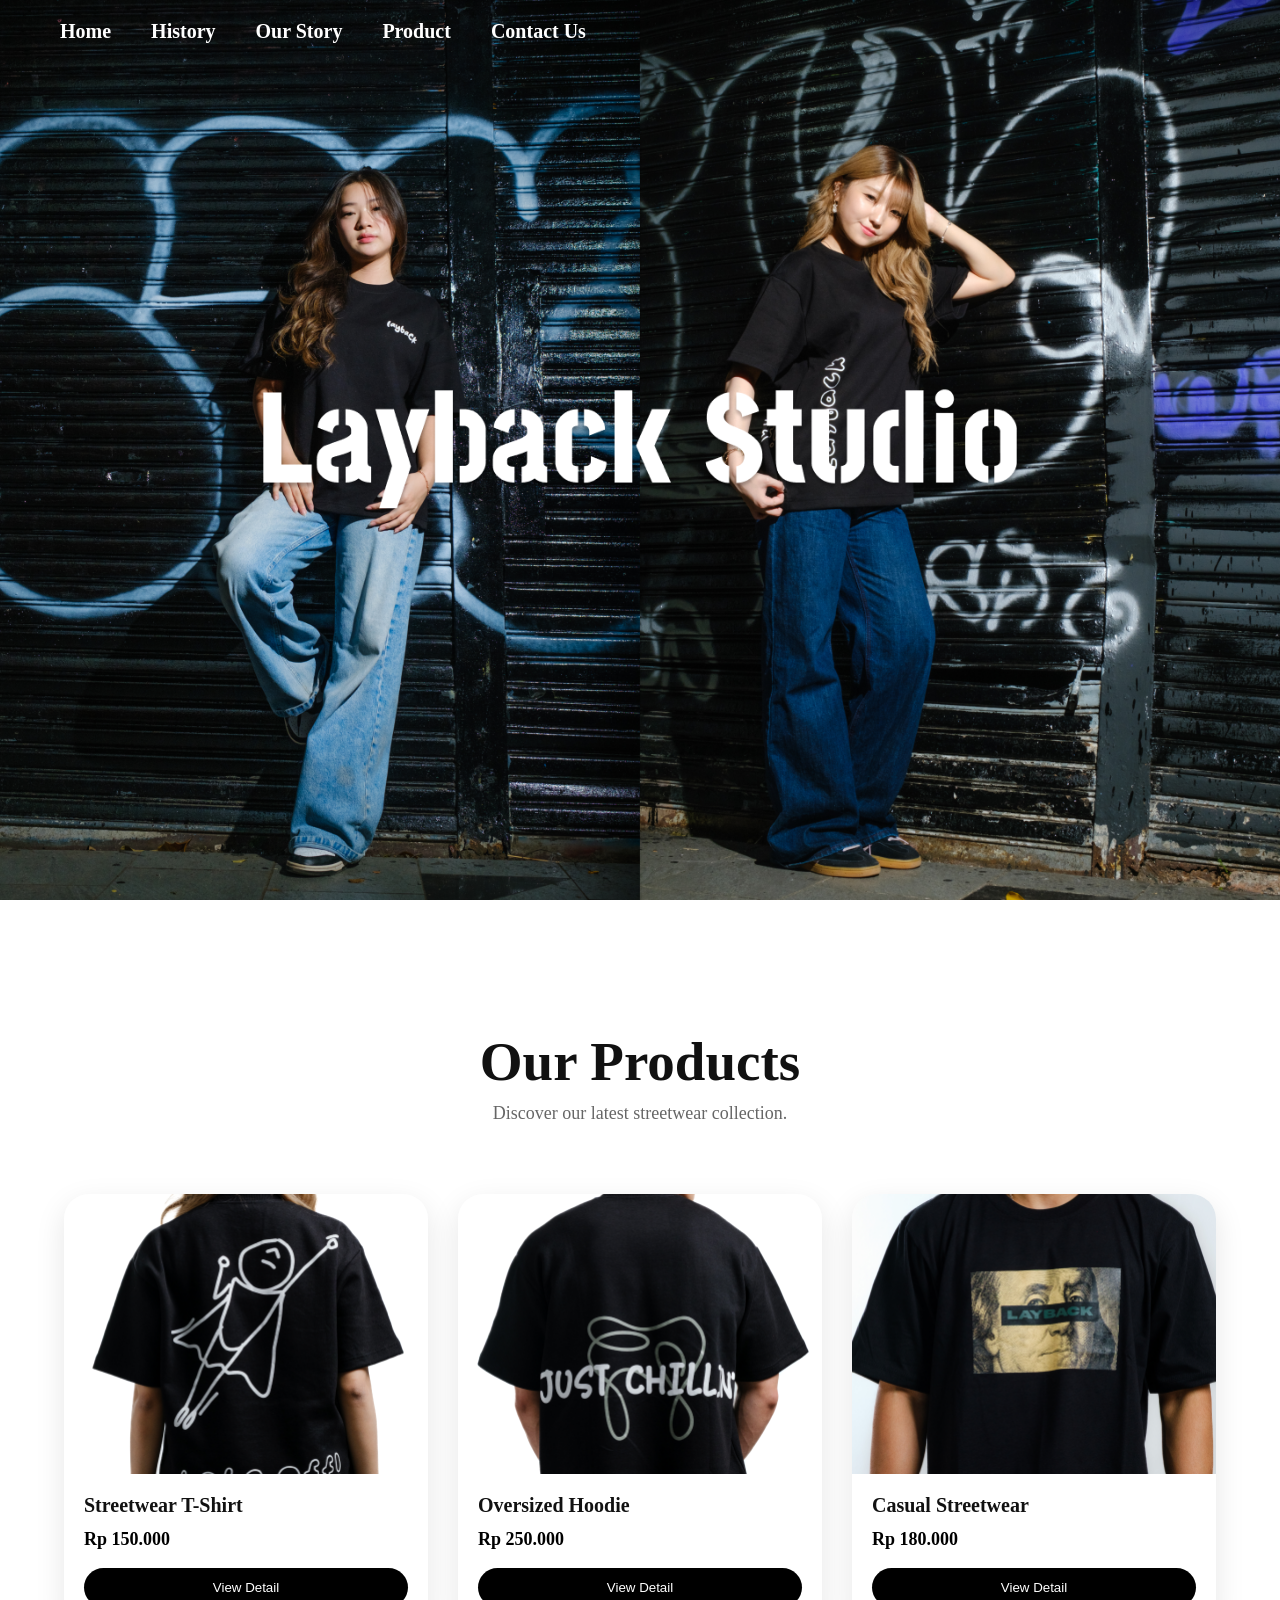
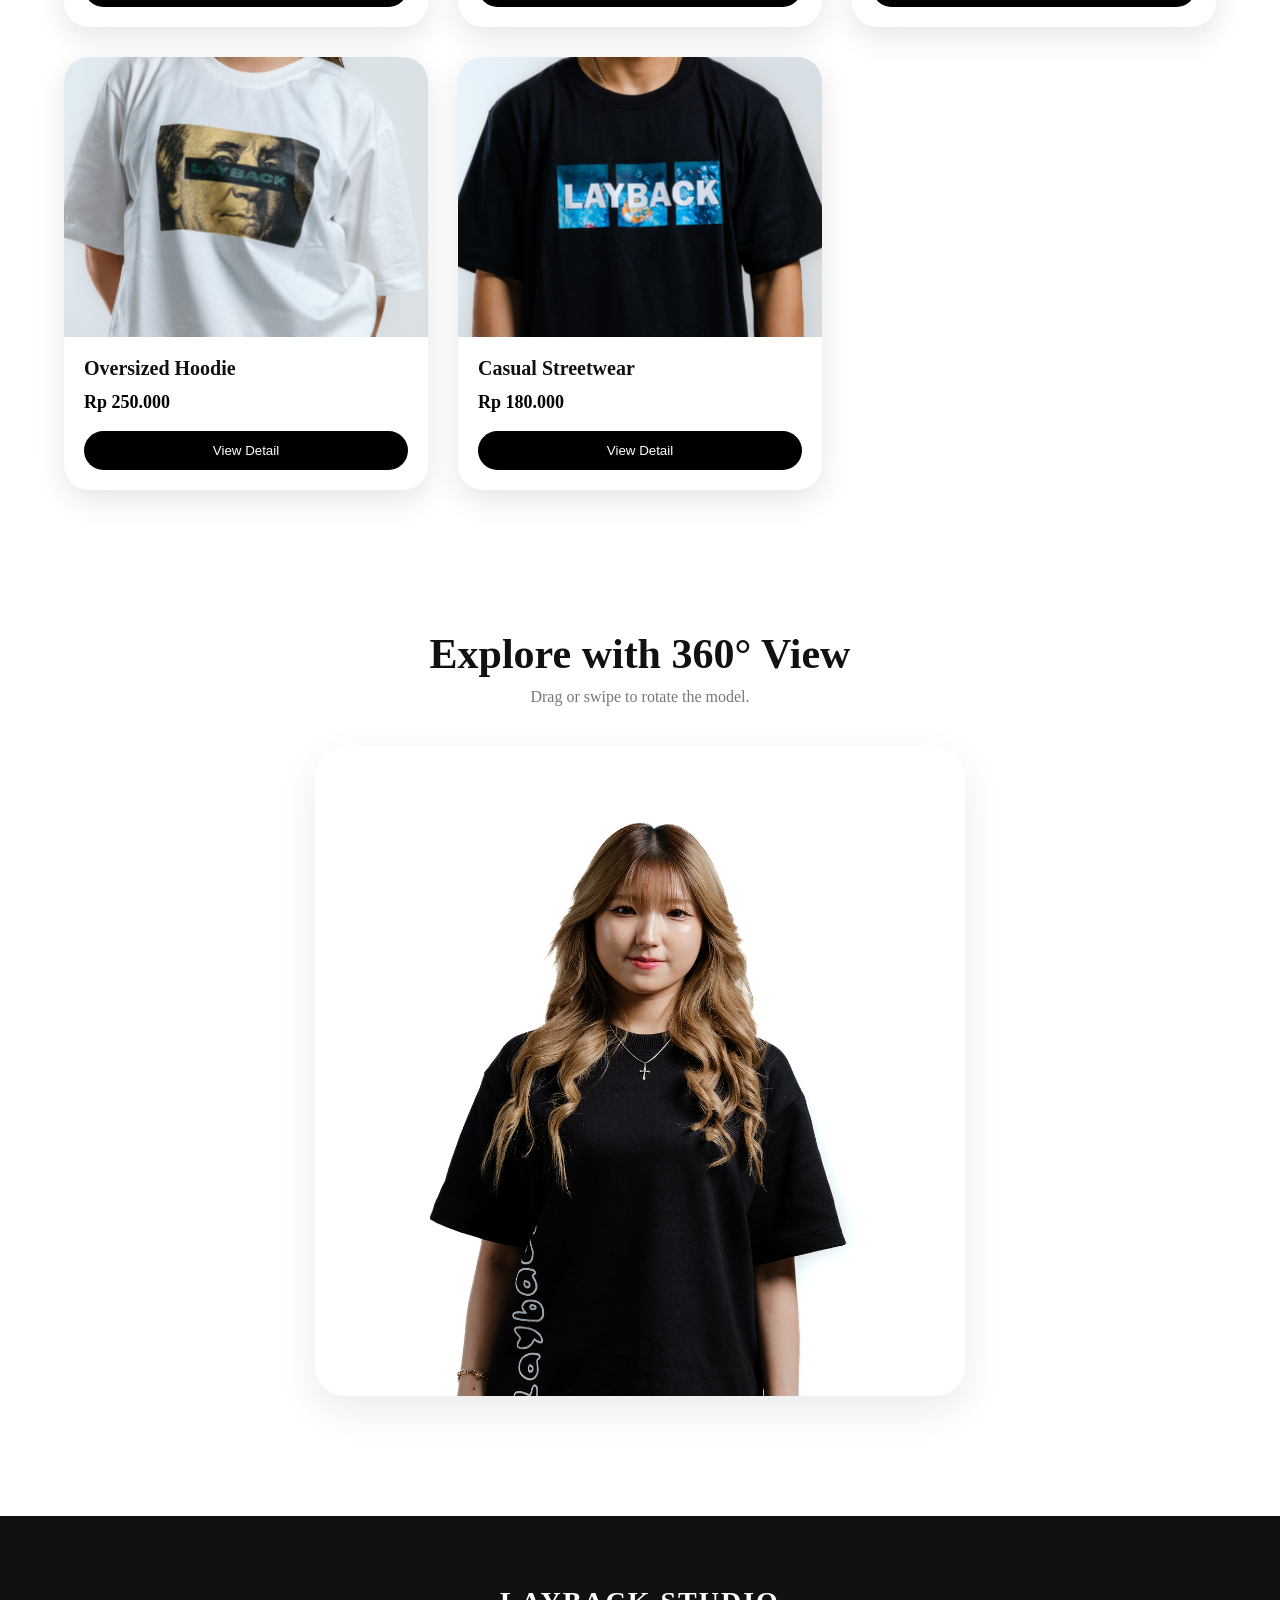
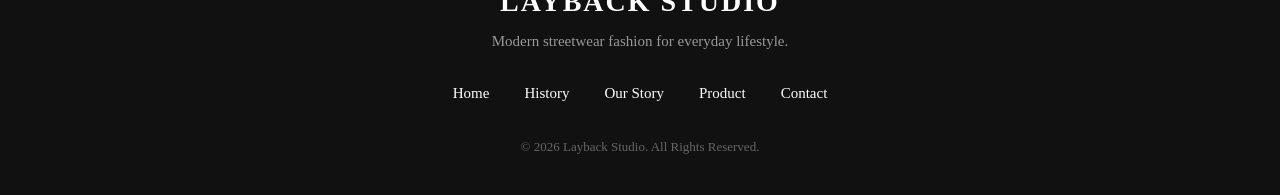
<file: index.html>
<!DOCTYPE html>
<html lang="en">
<head>
    <meta charset="UTF-8">
    <meta name="viewport" content="width=device-width, initial-scale=1.0">
    <title>Document</title>
    <link rel="stylesheet" href="style.css">

</head>
<body>
    
    <!-- =========================
         NAVBAR
    ========================= -->
    <nav class="navbar">

        <ul class="nav-links">

            <li><a href="index.html">Home</a></li>

            <li><a href="history.html">History</a></li>

            <li><a href="ourstory.html">Our Story</a></li>

            <li><a href="product.html">Product</a></li>

            <li><a href="contact.html">Contact Us</a></li>

        </ul>

    </nav>


    <!-- =========================
        HERO SECTION
    ========================= -->
    <section class="hero">

        <!-- SLIDE 1 -->
        <picture class="slide active">
            <source
                media="(max-width: 767px)"
                srcset="asset/mobile/start1.png"
            >
            <img
                src="asset/Start1.png"
                alt="Hero Slide 1"
            >
        </picture>

        <!-- SLIDE 2 -->
        <picture class="slide">
            <source
                media="(max-width: 767px)"
                srcset="asset/mobile/start2.png"
            >
            <img
                src="asset/start2.png"
                alt="Hero Slide 2"
            >
        </picture>

        <!-- SLIDE 3 -->
        <picture class="slide">
            <source
                media="(max-width: 767px)"
                srcset="asset/mobile/start3.png"
            >
            <img
                src="asset/start3.png"
                alt="Hero Slide 3"
            >
        </picture>

        <!-- SLIDE 4 -->
        <picture class="slide">
            <source
                media="(max-width: 767px)"
                srcset="asset/mobile/start4.png"
            >
            <img
                src="asset/start4.png"
                alt="Hero Slide 4"
            >
        </picture>

    </section>




    <!-- =========================
        PRODUCT SECTION
    ========================= -->
    <section class="product">

        <!-- TITLE -->
        <div class="product-title">
            <h1>Our Products</h1>

            <p>
                Discover our latest streetwear collection.
            </p>
        </div>

        <!-- PRODUCT GRID -->
        <div class="product-container">

            <!-- PRODUCT 1 -->
            <a href="detail_product/1.html" class="product-link">
                <div class="product-card">
                    <img
                        src="asset/product1.png"
                        alt="Product 1"
                    >

                    <div class="product-content">
                        <h2>Streetwear T-Shirt</h2>
                        <h3>Rp 150.000</h3>
                        <button type="button">View Detail</button>
                    </div>
                </div>
            </a>

            <!-- PRODUCT 2 -->
            <a href="detail_product/2.html" class="product-link">
                <div class="product-card">
                    <img
                        src="asset/product2.png"
                        alt="Product 2"
                    >

                    <div class="product-content">
                        <h2>Oversized Hoodie</h2>
                        <h3>Rp 250.000</h3>
                        <button type="button">View Detail</button>
                    </div>
                </div>
            </a>

            <!-- PRODUCT 3 -->
            <a href="detail_product/3.html" class="product-link">
                <div class="product-card">
                    <img
                        src="asset/product3.png"
                        alt="Product 3"
                    >

                    <div class="product-content">
                        <h2>Casual Streetwear</h2>
                        <h3>Rp 180.000</h3>
                        <button type="button">View Detail</button>
                    </div>
                </div>
            </a>

            <!-- PRODUCT 4 -->
            <a href="detail_product/4.html" class="product-link">
                <div class="product-card">
                    <img
                        src="asset/product4.png"
                        alt="Product 2"
                    >

                    <div class="product-content">
                        <h2>Oversized Hoodie</h2>
                        <h3>Rp 250.000</h3>
                        <button type="button">View Detail</button>
                    </div>
                </div>
            </a>

            <!-- PRODUCT 5 -->
            <a href="detail_product/5.html" class="product-link">
                <div class="product-card">
                    <img
                        src="asset/product5.png"
                        alt="Product 3"
                    >

                    <div class="product-content">
                        <h2>Casual Streetwear</h2>
                        <h3>Rp 180.000</h3>
                        <button type="button">View Detail</button>
                    </div>
                </div>
            </a>

        </div>

    </section>



    <!-- =========================
         360 VIEW SECTION
    ========================= -->
    <section class="view360 reveal">

        <!-- TITLE -->
        <div class="view360-title reveal">

            <h2>
                Explore with 360° View
            </h2>

            <p>
                Drag or swipe to rotate the model.
            </p>

        </div>


        <!-- VIEWER -->
        <div class="viewer-container reveal">

            <img
                id="viewer"
                src="asset/360-1/1.png"
                draggable="false"
            >

        </div>

    </section>


    <!-- =========================
         FOOTER
    ========================= -->
    <footer class="footer reveal">

        <div class="footer-content">

            <h2>
                LAYBACK STUDIO
            </h2>

            <p>
                Modern streetwear fashion
                for everyday lifestyle.
            </p>


            <!-- FOOTER MENU -->
            <div class="footer-links">

                <a href="index.html">Home</a>

                <a href="history.html">History</a>

                <a href="ourstory.html">Our Story</a>

                <a href="product.html">Product</a>

                <a href="contact.html">Contact</a>

            </div>


            <!-- COPYRIGHT -->
            <span>
                © 2026 Layback Studio.
                All Rights Reserved.
            </span>

        </div>

    </footer>



    <!-- =========================
         Navbar SCRIPT
    ========================= -->
<script>

    const navbar =
    document.querySelector(".navbar");

    window.addEventListener(
        "scroll",
        ()=>{

            if(window.scrollY > 50){

                navbar.classList.add("scrolled");

            }else{

                navbar.classList.remove("scrolled");

            }

        }
    );

</script>


    <!-- =========================
         HERO SLIDER SCRIPT
    ========================= -->
    <script>

        const slides =
        document.querySelectorAll(".slide");

        let index = 0;

        setInterval(() => {

            slides[index]
            .classList.remove("active");

            index =
            (index + 1) % slides.length;

            slides[index]
            .classList.add("active");

        }, 5000);

    </script>


    <!-- =========================
         360 VIEW SCRIPT
    ========================= -->
    <script>

        const viewer =
        document.getElementById("viewer");

        const totalFrames = 8;

        let currentFrame = 1;

        let isDragging = false;

        let startX = 0;


        /* =========================
           UPDATE FRAME
        ========================= */
        function updateFrame(frame){

            viewer.src =
            `asset/360-1/${frame}.png`;

        }


        /* =========================
           DESKTOP MOUSE
        ========================= */

        viewer.addEventListener(
            "mousedown",
            (e)=>{

                isDragging = true;

                startX = e.pageX;

            }
        );

        window.addEventListener(
            "mouseup",
            ()=>{

                isDragging = false;

            }
        );

        window.addEventListener(
            "mousemove",
            (e)=>{

                if(!isDragging) return;

                let moveX =
                e.pageX - startX;

                if(Math.abs(moveX) > 25){

                    if(moveX > 0){

                        currentFrame++;

                        if(
                            currentFrame >
                            totalFrames
                        ){
                            currentFrame = 1;
                        }

                    }else{

                        currentFrame--;

                        if(
                            currentFrame < 1
                        ){
                            currentFrame =
                            totalFrames;
                        }

                    }

                    updateFrame(currentFrame);

                    startX = e.pageX;

                }

            }
        );


        /* =========================
           MOBILE TOUCH
        ========================= */

        viewer.addEventListener(
            "touchstart",
            (e)=>{

                startX =
                e.touches[0].pageX;

            }
        );

        viewer.addEventListener(
            "touchmove",
            (e)=>{

                let moveX =
                e.touches[0].pageX - startX;

                if(Math.abs(moveX) > 20){

                    if(moveX > 0){

                        currentFrame++;

                        if(
                            currentFrame >
                            totalFrames
                        ){
                            currentFrame = 1;
                        }

                    }else{

                        currentFrame--;

                        if(
                            currentFrame < 1
                        ){
                            currentFrame =
                            totalFrames;
                        }

                    }

                    updateFrame(currentFrame);

                    startX =
                    e.touches[0].pageX;

                }

            }
        );

    </script>


    <!-- =========================
         SCROLL POPUP EFFECT
    ========================= -->
    <script>

        const reveals =
        document.querySelectorAll(".reveal");

        function revealOnScroll(){

            reveals.forEach((element)=>{

                const windowHeight =
                window.innerHeight;

                const revealTop =
                element
                .getBoundingClientRect().top;

                const revealPoint = 120;

                if(
                    revealTop <
                    windowHeight - revealPoint
                ){

                    element.classList.add("active");

                }

            });

        }

        window.addEventListener(
            "scroll",
            revealOnScroll
        );

        revealOnScroll();

    </script>


</body>
</html>
</file>
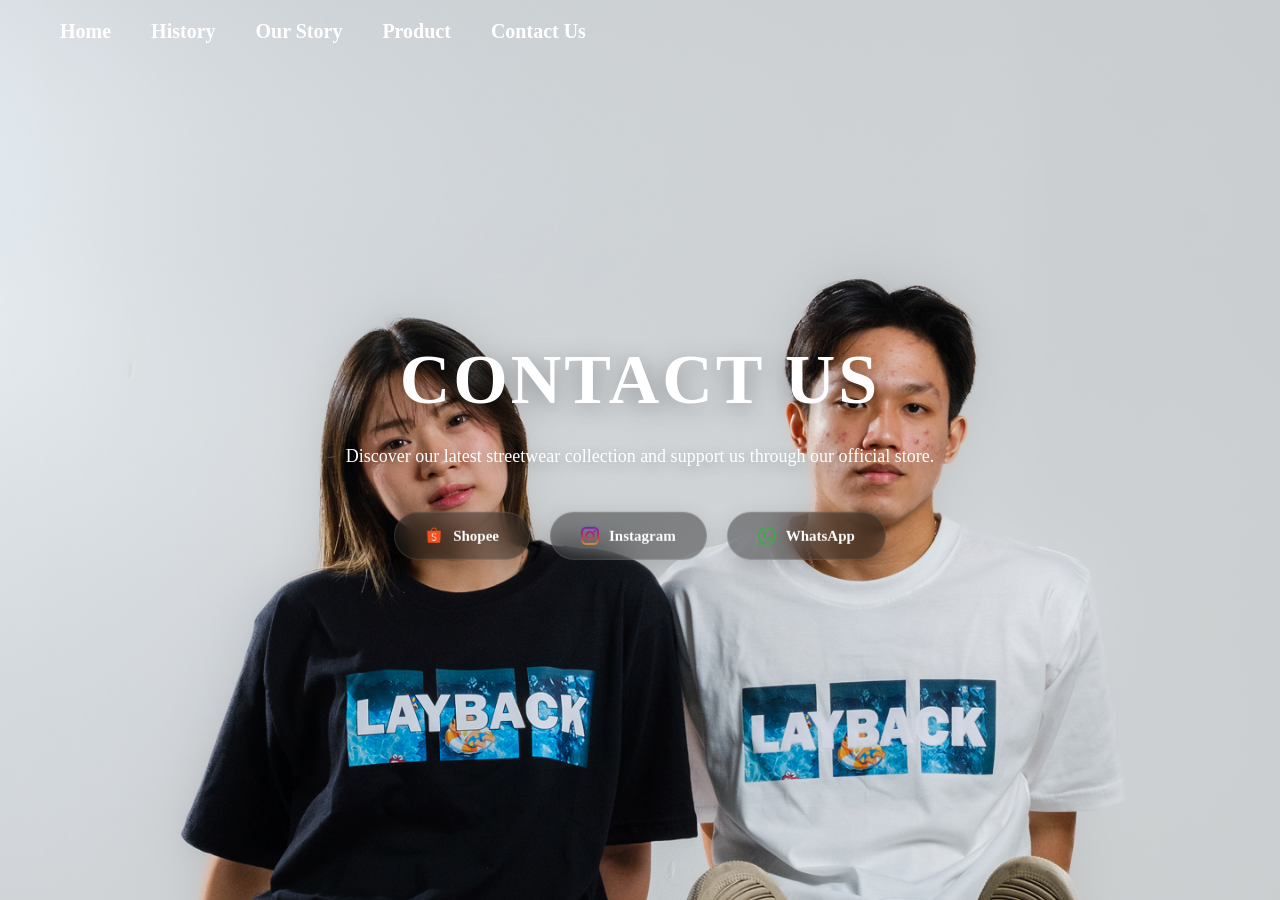
<file: contact.html>
<!DOCTYPE html>
<html lang="en">
<head>
    <meta charset="UTF-8">
    <meta name="viewport" content="width=device-width, initial-scale=1.0">
    <title>Contact Us</title>

    <link rel="stylesheet" href="style.css">
</head>
<body>

    <!-- NAVBAR -->
    <nav class="navbar">
        <ul class="nav-links">
            <li><a href="index.html">Home</a></li>
            <li><a href="history.html">History</a></li>
            <li><a href="ourstory.html">Our Story</a></li>
            <li><a href="product.html">Product</a></li>
            <li><a href="contact.html">Contact Us</a></li>
        </ul>
    </nav>

    <!-- CONTACT -->
    <section class="contact-hero">

        <!-- BACKGROUND IMAGE -->
        <img src="asset/contact.png" alt="">

        <!-- CONTENT -->
        <div class="contact-overlay">

            <h1>CONTACT US</h1>

            <p>
                Discover our latest streetwear collection
                and support us through our official store.
            </p>

        <!-- SOCIAL -->
        <div class="contact-social">

            <a href="https://shopee.co.id/laybackk?categoryId=100011&entryPoint=ShopByPDP&itemId=41176615375" target="_blank" class="shopee-social-btn">
                <img src="icon/shoope.png" alt="">
                Shopee
            </a>

            <a href="https://www.instagram.com/laybackstudio.official?igsh=NTZuYWNxYWZoeGdr" class="instagram-btn">
                <img src="icon/instagram.png" alt="">
                Instagram
            </a>

            <a href="https://wa.me/6289518717514" class="whatsapp-btn">
                <img src="icon/whatsapp.png" alt="">
                WhatsApp
            </a>

        </div>

    </section>

</body>

</html>
</file>
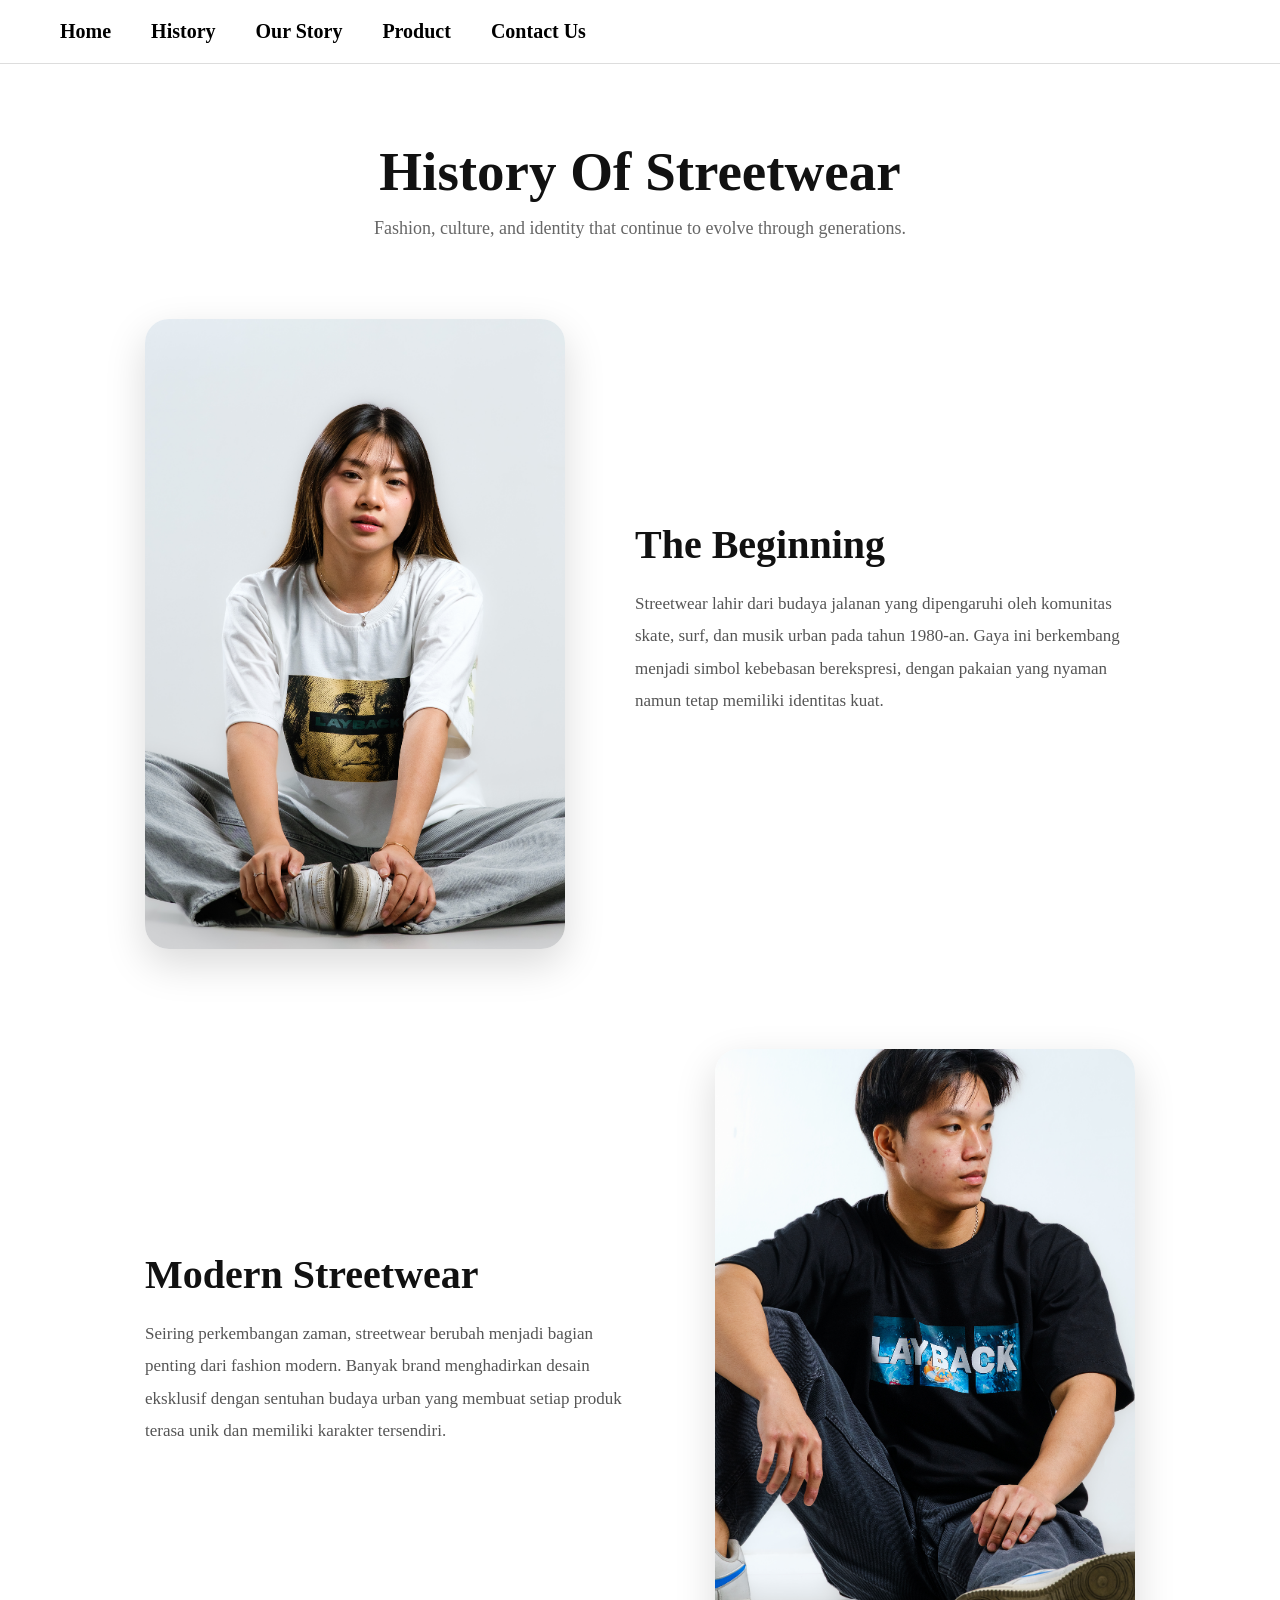
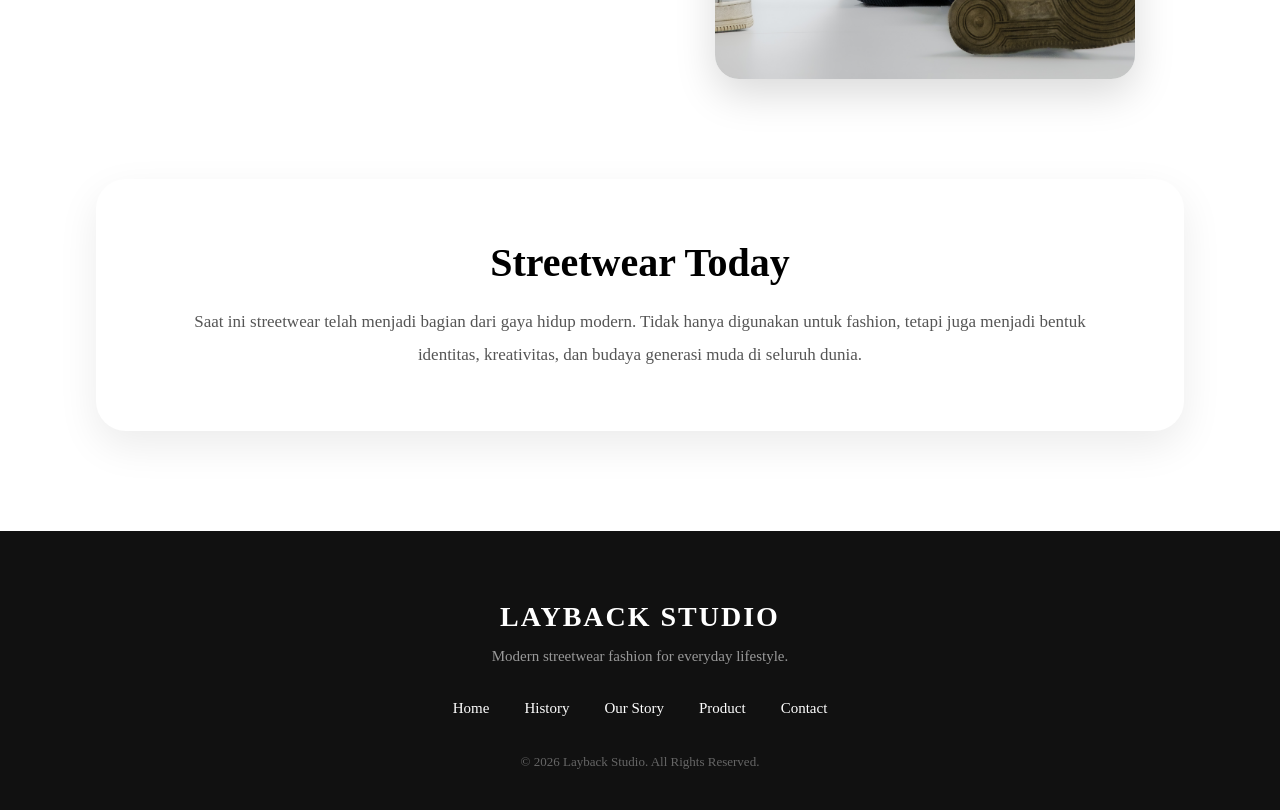
<file: history.html>
<!DOCTYPE html>
<html lang="en">
<head>
    <meta charset="UTF-8">
    <meta name="viewport" content="width=device-width, initial-scale=1.0">
    <title>History</title>

    <link rel="stylesheet" href="style.css">
</head>

<body>

    <!-- HISTORY NAVBAR -->
<nav class="history-navbar">

    <ul class="history-nav-links">

        <li><a href="index.html">Home</a></li>

        <li><a href="history.html">History</a></li>

        <li><a href="ourstory.html">Our Story</a></li>

        <li><a href="product.html">Product</a></li>

        <li><a href="contact.html">Contact Us</a></li>

    </ul>

</nav>

    <!-- HISTORY SECTION -->
    <section class="history">

        <!-- TITLE -->
        <div class="history-title">
            <h1>History Of Streetwear</h1>
            <p>
                Fashion, culture, and identity that continue to evolve through generations.
            </p>
        </div>

        <!-- CONTENT 1 -->
        <div class="history-card">

            <div class="history-image">
                <img src="asset/history1.png" alt="">
            </div>

            <div class="history-content">
                <h2>The Beginning</h2>

                <p>
                    Streetwear lahir dari budaya jalanan yang dipengaruhi oleh
                    komunitas skate, surf, dan musik urban pada tahun 1980-an.
                    Gaya ini berkembang menjadi simbol kebebasan berekspresi,
                    dengan pakaian yang nyaman namun tetap memiliki identitas kuat.
                </p>

            
            </div>

        </div>

        <!-- CONTENT 2 -->
        <div class="history-card reverse">
            <div class="history-image">
                <img src="asset/history2.png" alt="">
            </div>
            
            <div class="history-content">
                <h2>Modern Streetwear</h2>

                <p>
                    Seiring perkembangan zaman, streetwear berubah menjadi bagian
                    penting dari fashion modern. Banyak brand menghadirkan desain
                    eksklusif dengan sentuhan budaya urban yang membuat setiap
                    produk terasa unik dan memiliki karakter tersendiri.
                </p>
                
                
            </div>
            

        </div>

        <!-- BOTTOM SECTION -->
        <div class="history-bottom">

            <h2>Streetwear Today</h2>

            <p>
                Saat ini streetwear telah menjadi bagian dari gaya hidup modern.
                Tidak hanya digunakan untuk fashion, tetapi juga menjadi bentuk
                identitas, kreativitas, dan budaya generasi muda di seluruh dunia.
            </p>

        </div>

    </section>

        <!-- =========================
         FOOTER
    ========================= -->
    <footer class="footer reveal">

        <div class="footer-content">

            <h2>
                LAYBACK STUDIO
            </h2>

            <p>
                Modern streetwear fashion
                for everyday lifestyle.
            </p>


            <!-- FOOTER MENU -->
            <div class="footer-links">

                <a href="index.html">Home</a>

                <a href="history.html">History</a>

                <a href="ourstory.html">Our Story</a>

                <a href="product.html">Product</a>

                <a href="contact.html">Contact</a>

            </div>


            <!-- COPYRIGHT -->
            <span>
                © 2026 Layback Studio.
                All Rights Reserved.
            </span>

        </div>

    </footer>

</body>
</html>
</file>
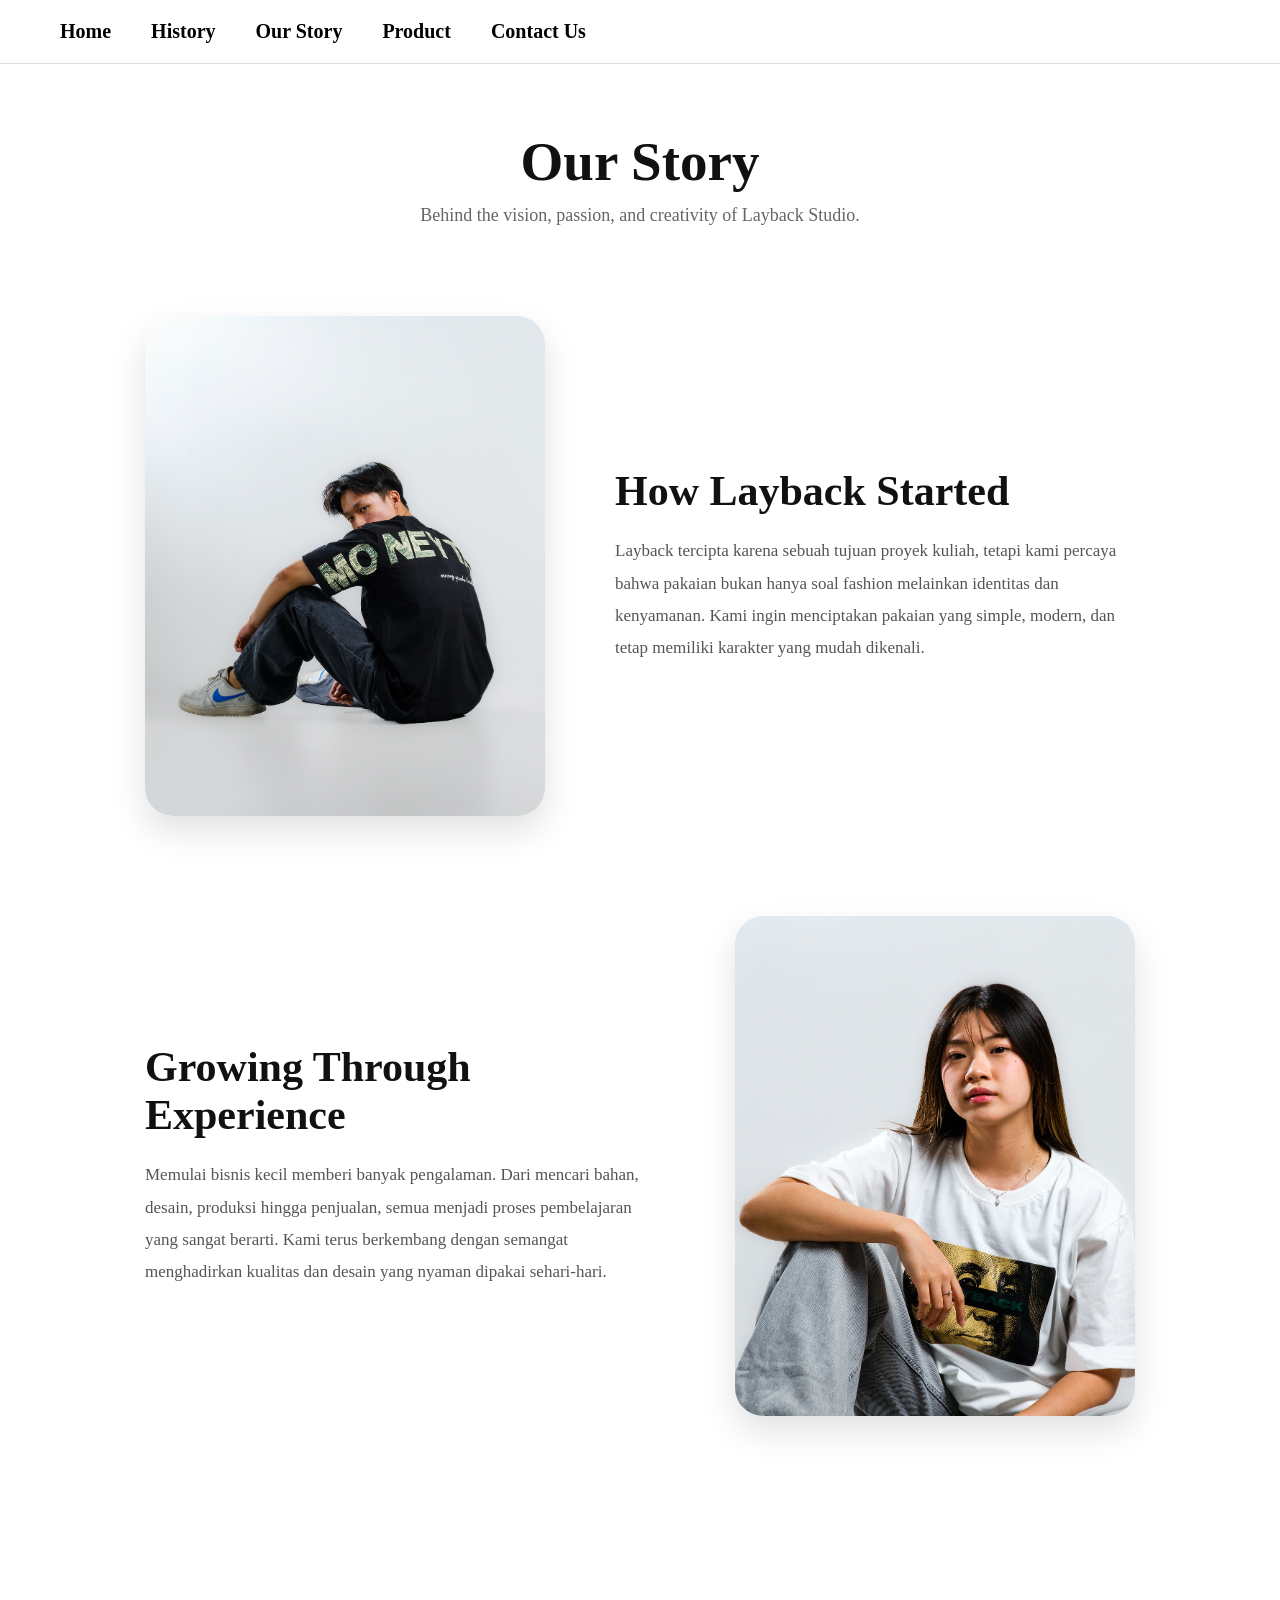
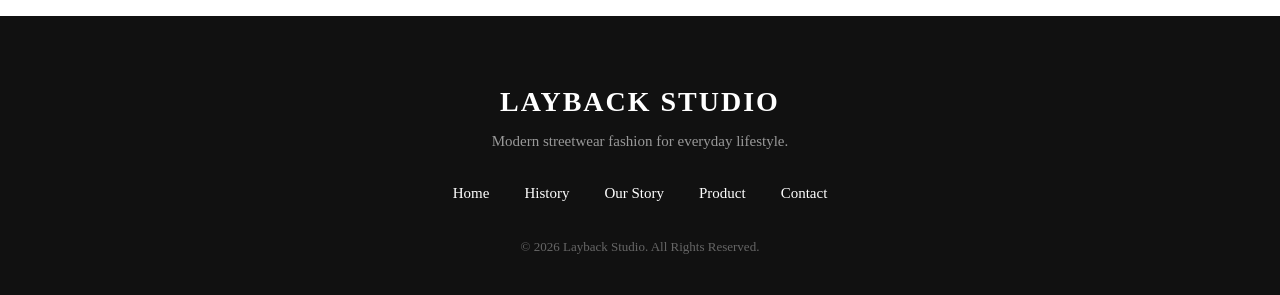
<file: ourstory.html>
<!DOCTYPE html>
<html lang="en">
<head>
    <meta charset="UTF-8">
    <meta name="viewport" content="width=device-width, initial-scale=1.0">
    <title>History</title>

    <link rel="stylesheet" href="style.css">
</head>


<body>

    <!-- HISTORY NAVBAR -->
<nav class="history-navbar">

    <ul class="history-nav-links">

        <li><a href="index.html">Home</a></li>

        <li><a href="history.html">History</a></li>

        <li><a href="ourstory.html">Our Story</a></li>

        <li><a href="product.html">Product</a></li>

        <li><a href="contact.html">Contact Us</a></li>

    </ul>

</nav>

    <!-- OUR STORY SECTION -->
    <section class="ourstory">

        <!-- TITLE -->
        <div class="ourstory-title">
            <h1>Our Story</h1>
            <p>
                Behind the vision, passion, and creativity of Layback Studio.
            </p>
        </div>

        <!-- STORY 1 -->
        <div class="story-card">

            <!-- FOTO -->
            <div class="story-image">
                <img src="asset/story1.png" alt="">
            </div>

            <!-- TEXT -->
            <div class="story-content">

                <h2>How Layback Started</h2>

                <p>
                    Layback tercipta karena sebuah tujuan proyek kuliah,
                    tetapi kami percaya bahwa pakaian bukan hanya soal
                    fashion melainkan identitas dan kenyamanan.
                    Kami ingin menciptakan pakaian yang simple, modern,
                    dan tetap memiliki karakter yang mudah dikenali.
                </p>
            </div>

        </div>

        <!-- STORY 2 -->
        <div class="story-card reverse">

            <!-- FOTO -->
            <div class="story-image">
                <img src="asset/story2.png" alt="">
            </div>

            <!-- TEXT -->
            <div class="story-content">

                <h2>Growing Through Experience</h2>

                <p>
                    Memulai bisnis kecil memberi banyak pengalaman.
                    Dari mencari bahan, desain, produksi hingga penjualan,
                    semua menjadi proses pembelajaran yang sangat berarti.
                    Kami terus berkembang dengan semangat menghadirkan
                    kualitas dan desain yang nyaman dipakai sehari-hari.
                </p>
            </div>

        </div>

    </section>

        <!-- =========================
         FOOTER
    ========================= -->
    <footer class="footer reveal">

        <div class="footer-content">

            <h2>
                LAYBACK STUDIO
            </h2>

            <p>
                Modern streetwear fashion
                for everyday lifestyle.
            </p>


            <!-- FOOTER MENU -->
            <div class="footer-links">

                <a href="index.html">Home</a>

                <a href="history.html">History</a>

                <a href="ourstory.html">Our Story</a>

                <a href="product.html">Product</a>

                <a href="contact.html">Contact</a>

            </div>


            <!-- COPYRIGHT -->
            <span>
                © 2026 Layback Studio.
                All Rights Reserved.
            </span>

        </div>

    </footer>

</body>
</html>
</file>
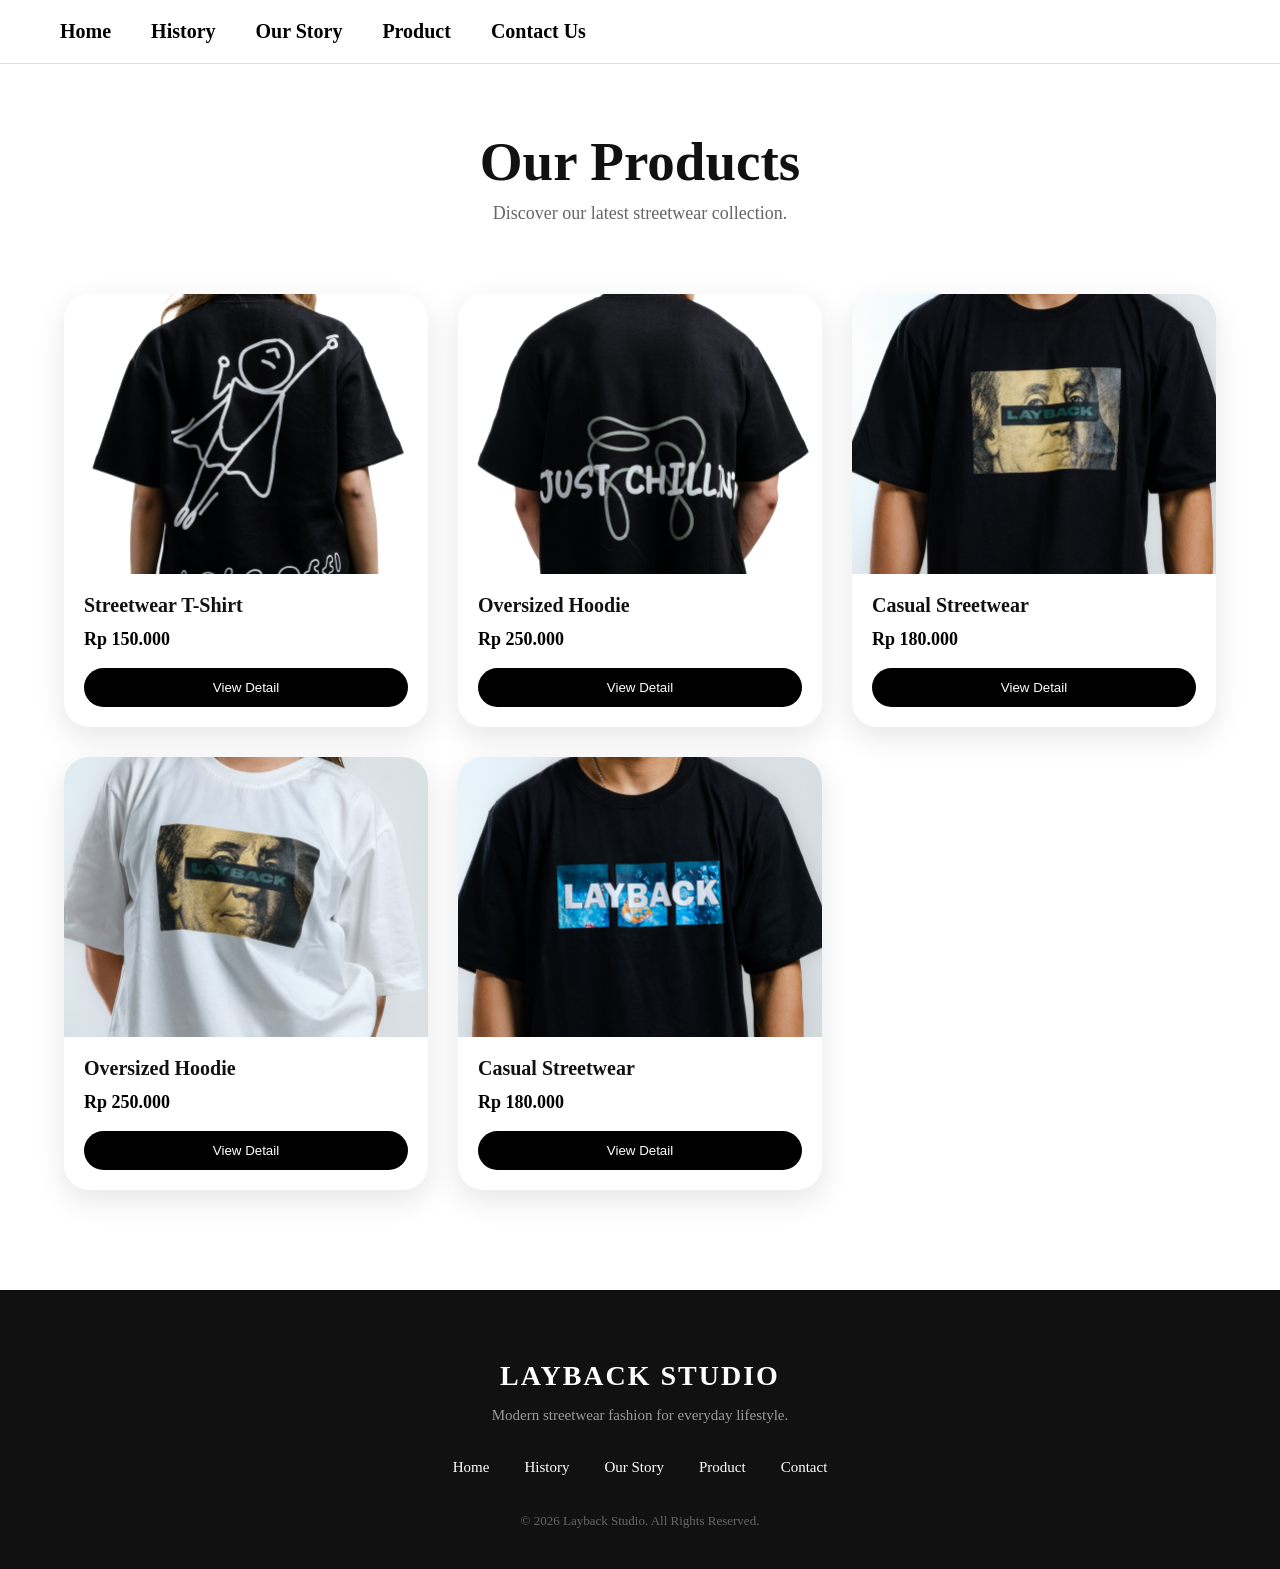
<file: product.html>
<?php
session_start();
include("koneksi.php");

// Ambil semua produk
$data = mysqli_query($conn, "SELECT * FROM produk ORDER BY id_produk DESC");
?>

<!DOCTYPE html>
<html lang="en">
<head>
    <meta charset="UTF-8">
    <meta name="viewport" content="width=device-width, initial-scale=1.0">
    <title>Product</title>

    <link rel="stylesheet" href="style.css">
</head>

<body>

    <!-- NAVBAR -->
<nav class="history-navbar">

    <ul class="history-nav-links">

        <li><a href="index.html">Home</a></li>

        <li><a href="history.html">History</a></li>

        <li><a href="ourstory.html">Our Story</a></li>

        <li><a href="product.html">Product</a></li>

        <li><a href="contact.html">Contact Us</a></li>

    </ul>

</nav>

    <!-- =========================
        PRODUCT SECTION
    ========================= -->
    <section class="product">

        <!-- TITLE -->
        <div class="product-title">
            <h1>Our Products</h1>

            <p>
                Discover our latest streetwear collection.
            </p>
        </div>

        <!-- PRODUCT GRID -->
        <div class="product-container">

            <!-- PRODUCT 1 -->
            <a href="detail_product/1.html" class="product-link">
                <div class="product-card">
                    <img
                        src="asset/product1.png"
                        alt="Product 1"
                    >

                    <div class="product-content">
                        <h2>Streetwear T-Shirt</h2>
                        <h3>Rp 150.000</h3>
                        <button type="button">View Detail</button>
                    </div>
                </div>
            </a>

            <!-- PRODUCT 2 -->
            <a href="detail_product/2.html" class="product-link">
                <div class="product-card">
                    <img
                        src="asset/product2.png"
                        alt="Product 2"
                    >

                    <div class="product-content">
                        <h2>Oversized Hoodie</h2>
                        <h3>Rp 250.000</h3>
                        <button type="button">View Detail</button>
                    </div>
                </div>
            </a>

            <!-- PRODUCT 3 -->
            <a href="detail_product/3.html" class="product-link">
                <div class="product-card">
                    <img
                        src="asset/product3.png"
                        alt="Product 3"
                    >

                    <div class="product-content">
                        <h2>Casual Streetwear</h2>
                        <h3>Rp 180.000</h3>
                        <button type="button">View Detail</button>
                    </div>
                </div>
            </a>

            <!-- PRODUCT 4 -->
            <a href="detail_product/4.html" class="product-link">
                <div class="product-card">
                    <img
                        src="asset/product4.png"
                        alt="Product 4"
                    >

                    <div class="product-content">
                        <h2>Oversized Hoodie</h2>
                        <h3>Rp 250.000</h3>
                        <button type="button">View Detail</button>
                    </div>
                </div>
            </a>

            <!-- PRODUCT 5 -->
            <a href="detail_product/5.html" class="product-link">
                <div class="product-card">
                    <img
                        src="asset/product5.png"
                        alt="Product 5"
                    >

                    <div class="product-content">
                        <h2>Casual Streetwear</h2>
                        <h3>Rp 180.000</h3>
                        <button type="button">View Detail</button>
                    </div>
                </div>
            </a>

        </div>

    </section>

    <!-- =========================
         FOOTER
    ========================= -->
    <footer class="footer reveal">

        <div class="footer-content">

            <h2>
                LAYBACK STUDIO
            </h2>

            <p>
                Modern streetwear fashion
                for everyday lifestyle.
            </p>


            <!-- FOOTER MENU -->
            <div class="footer-links">

                <a href="index.html">Home</a>

                <a href="history.html">History</a>

                <a href="ourstory.html">Our Story</a>

                <a href="product.html">Product</a>

                <a href="contact.html">Contact</a>

            </div>


            <!-- COPYRIGHT -->
            <span>
                © 2026 Layback Studio.
                All Rights Reserved.
            </span>

        </div>

    </footer>


</body>
</html>
</file>
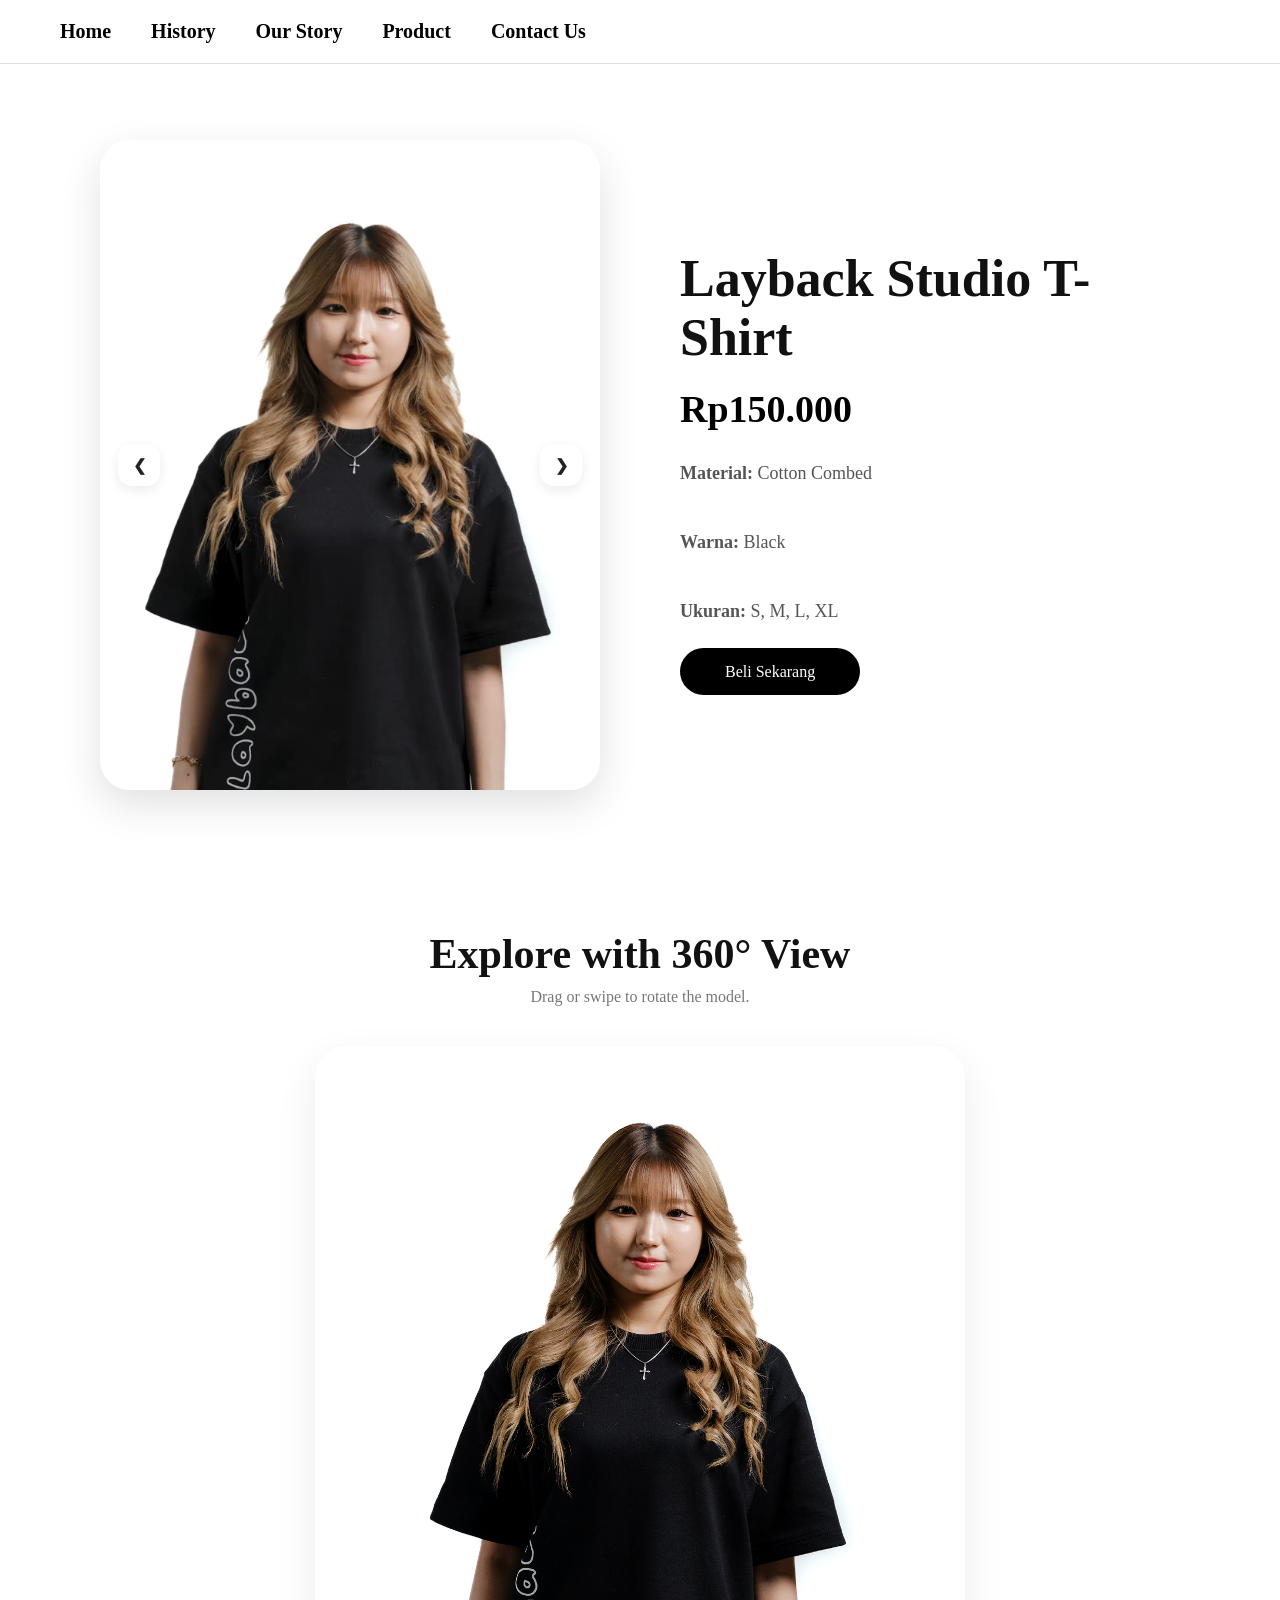
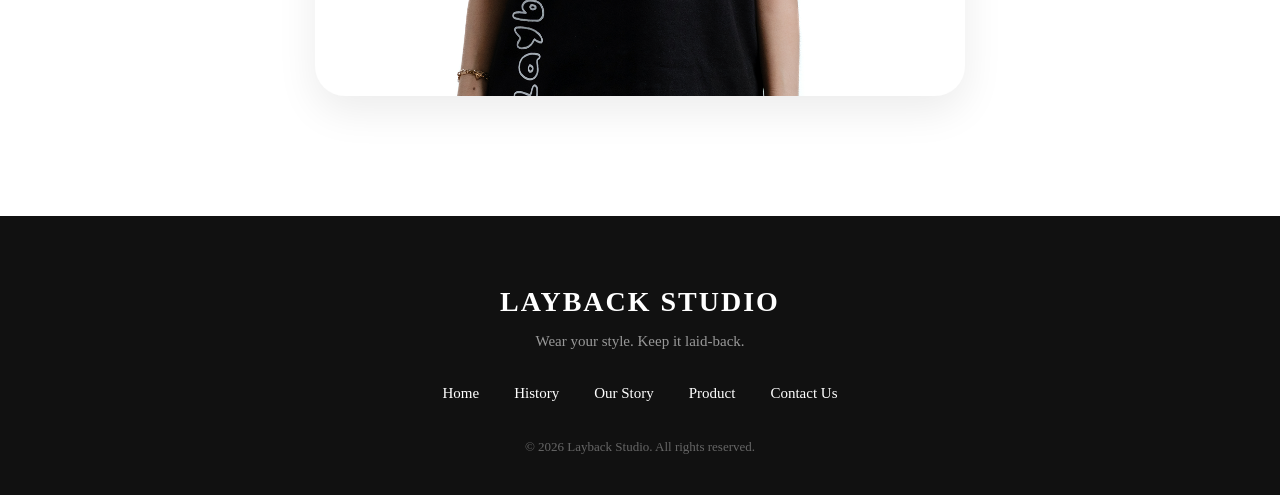
<file: detail_product/1.html>
<!DOCTYPE html>
<html lang="id">
<head>
    <meta charset="UTF-8">
    <meta name="viewport" content="width=device-width, initial-scale=1.0">
    <meta name="description" content="Detail produk Layback Studio. Lihat foto produk, informasi, dan detail produk.">
    <title>Detail Product | Layback Studio</title>

    <!-- Sesuaikan nama file ini dengan CSS kamu -->
    <link rel="stylesheet" href="../style.css">
</head>
<body>

    <nav class="history-navbar">

        <ul class="history-nav-links">

            <li><a href="../index.html">Home</a></li>

            <li><a href="../history.html">History</a></li>

            <li><a href="../ourstory.html">Our Story</a></li>

            <li><a href="../product.html">Product</a></li>

            <li><a href="../contact.html">Contact Us</a></li>

        </ul>

    </nav>

    <!-- DETAIL PRODUK -->
    <main>
        <section class="detail-product">

            <!-- SLIDER FOTO PRODUK -->
            <div class="detail-slider" aria-label="Galeri foto produk">
                <div class="slider-images">
                    <!-- Ganti nama file gambar sesuai aset produk kamu -->
                    <img src="../asset/product1-1.png" alt="Foto produk Layback Studio tampak depan"
                         class="detail-slide active">
                    <img src="../asset/product1-2.png" alt="Foto produk Layback Studio tampak samping"
                         class="detail-slide">
                    <img src="../asset/product1-3.png" alt="Foto detail produk Layback Studio"
                         class="detail-slide">
                </div>

                <button type="button" class="slider-btn prev" aria-label="Foto sebelumnya"
                        onclick="changeSlide(-1)">&#10094;</button>
                <button type="button" class="slider-btn next" aria-label="Foto berikutnya"
                        onclick="changeSlide(1)">&#10095;</button>
            </div>

            <!-- INFORMASI PRODUK -->
            <div class="detail-content">

                <h1>Layback Studio T-Shirt</h1>
                <h2>Rp150.000</h2>

                <p><strong>Material:</strong> Cotton Combed</p>
                <p><strong>Warna:</strong> Black</p>
                <p><strong>Ukuran:</strong> S, M, L, XL</p>

                <a
                    class="buy-btn"
                    href="https://shopee.co.id/"
                    target="_blank"
                    rel="noopener noreferrer"
                >
                    Beli Sekarang
                </a>
            </div>
        </section>

    <!-- =========================
         360 VIEW SECTION
    ========================= -->
    <section class="view360 reveal">

        <!-- TITLE -->
        <div class="view360-title reveal">

            <h2>
                Explore with 360° View
            </h2>

            <p>
                Drag or swipe to rotate the model.
            </p>

        </div>


        <!-- VIEWER -->
        <div class="viewer-container reveal">

            <img
                id="viewer"
                src="../asset/360-1/1.png"
                draggable="false"
            >

        </div>

    </section>

    <!-- FOOTER -->
    <footer class="footer">
        <div class="footer-content">
            <h2>LAYBACK STUDIO</h2>
            <p>Wear your style. Keep it laid-back.</p>
            <div class="footer-links">
                <a href="../index.html">Home</a>
                <a href="../history.html">History</a>
                <a href="../our-story.html">Our Story</a>
                <a href="../product.html">Product</a>
                <a href="../contact.html">Contact Us</a>
            </div>
            <span>&copy; <span id="year"></span> Layback Studio. All rights reserved.</span>
        </div>
    </footer>

    <script>
        // SLIDER FOTO PRODUK
        const productSlides = document.querySelectorAll(".detail-slide");
        let currentSlide = 0;

        function showSlide(index) {
            if (!productSlides.length) return;

            productSlides[currentSlide].classList.remove("active");
            currentSlide = (index + productSlides.length) % productSlides.length;
            productSlides[currentSlide].classList.add("active");
        }

        function changeSlide(direction) {
            showSlide(currentSlide + direction);
        }

        document.getElementById("year").textContent = new Date().getFullYear();

    </script>

    <!-- =========================
         360 VIEW SCRIPT
    ========================= -->
    <script>

        const viewer =
        document.getElementById("viewer");

        const totalFrames = 8;

        let currentFrame = 1;

        let isDragging = false;

        let startX = 0;


        /* =========================
           UPDATE FRAME
        ========================= */
        function updateFrame(frame){

            viewer.src =
            `../asset/360-1/${frame}.png`;

        }


        /* =========================
           DESKTOP MOUSE
        ========================= */

        viewer.addEventListener(
            "mousedown",
            (e)=>{

                isDragging = true;

                startX = e.pageX;

            }
        );

        window.addEventListener(
            "mouseup",
            ()=>{

                isDragging = false;

            }
        );

        window.addEventListener(
            "mousemove",
            (e)=>{

                if(!isDragging) return;

                let moveX =
                e.pageX - startX;

                if(Math.abs(moveX) > 25){

                    if(moveX > 0){

                        currentFrame++;

                        if(
                            currentFrame >
                            totalFrames
                        ){
                            currentFrame = 1;
                        }

                    }else{

                        currentFrame--;

                        if(
                            currentFrame < 1
                        ){
                            currentFrame =
                            totalFrames;
                        }

                    }

                    updateFrame(currentFrame);

                    startX = e.pageX;

                }

            }
        );


        /* =========================
           MOBILE TOUCH
        ========================= */

        viewer.addEventListener(
            "touchstart",
            (e)=>{

                startX =
                e.touches[0].pageX;

            }
        );

        viewer.addEventListener(
            "touchmove",
            (e)=>{

                let moveX =
                e.touches[0].pageX - startX;

                if(Math.abs(moveX) > 20){

                    if(moveX > 0){

                        currentFrame++;

                        if(
                            currentFrame >
                            totalFrames
                        ){
                            currentFrame = 1;
                        }

                    }else{

                        currentFrame--;

                        if(
                            currentFrame < 1
                        ){
                            currentFrame =
                            totalFrames;
                        }

                    }

                    updateFrame(currentFrame);

                    startX =
                    e.touches[0].pageX;

                }

            }
        );

    </script>

</body>
</html>
</file>
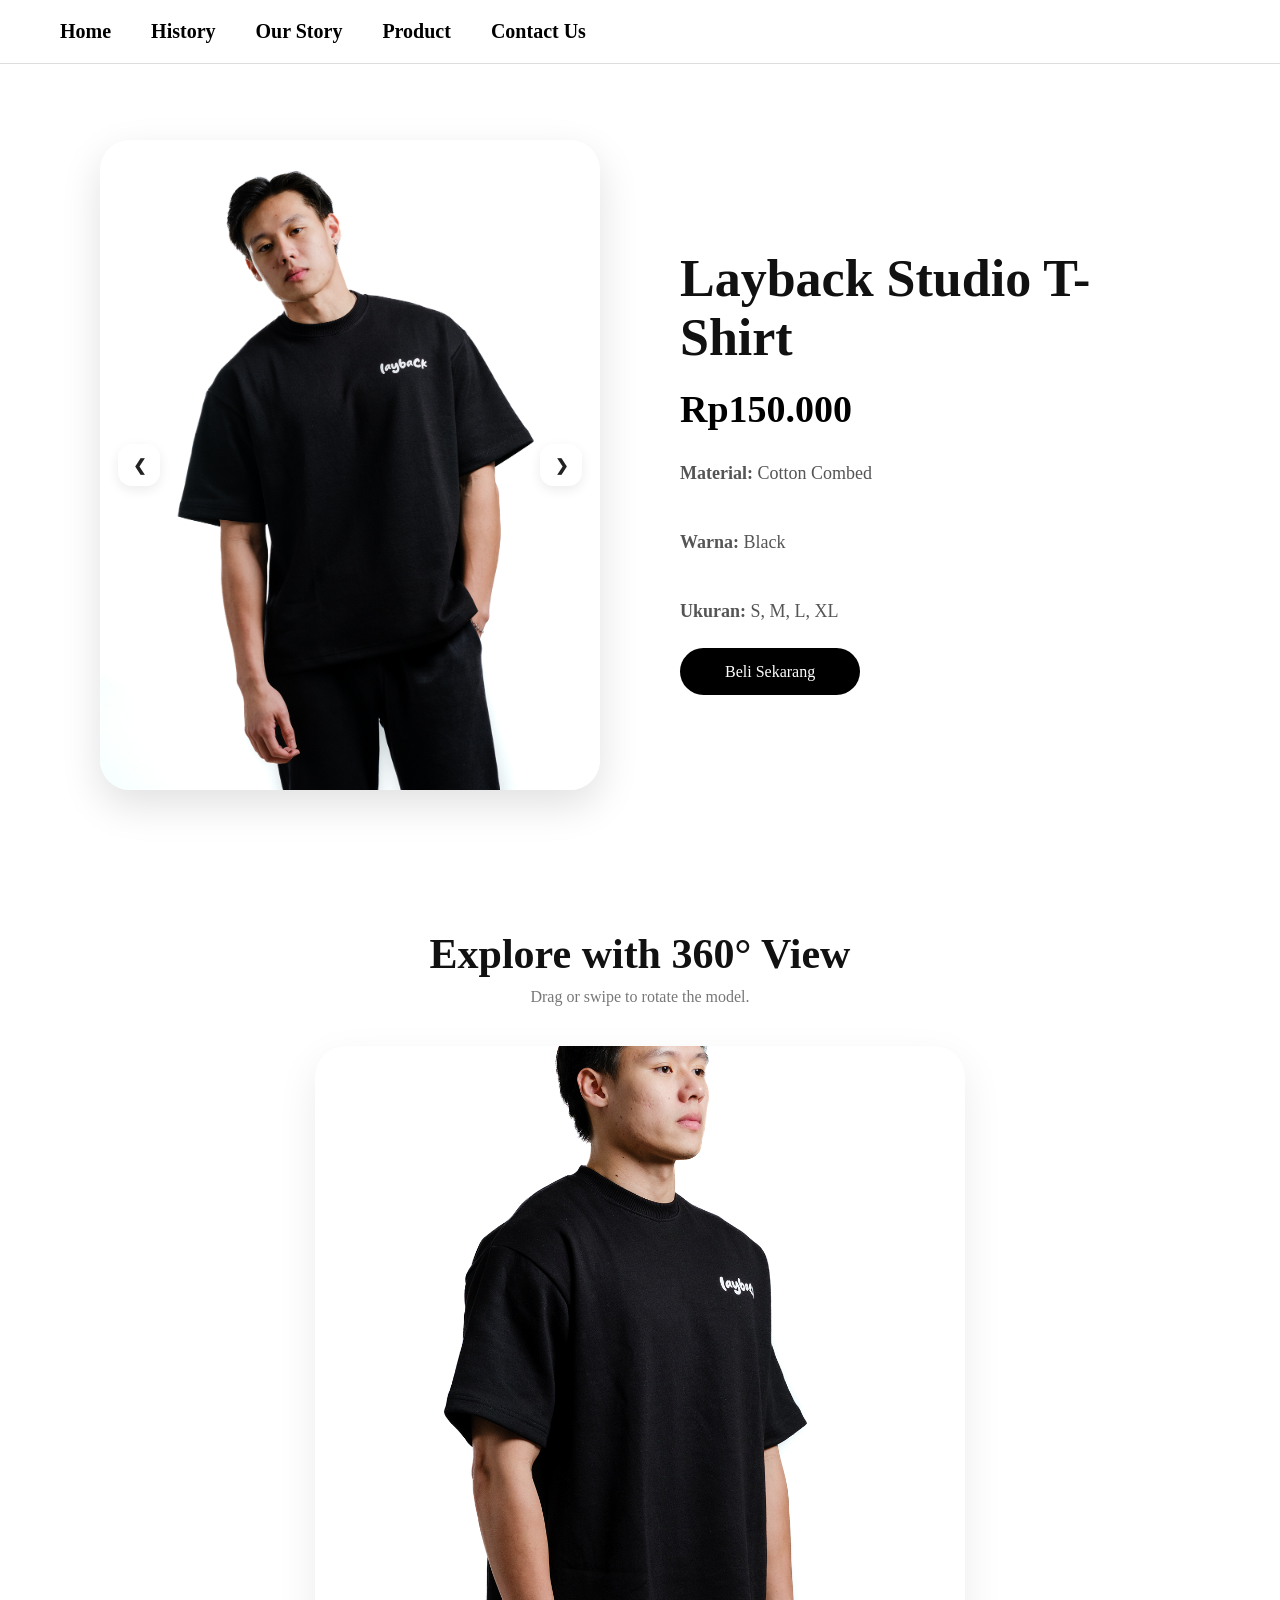
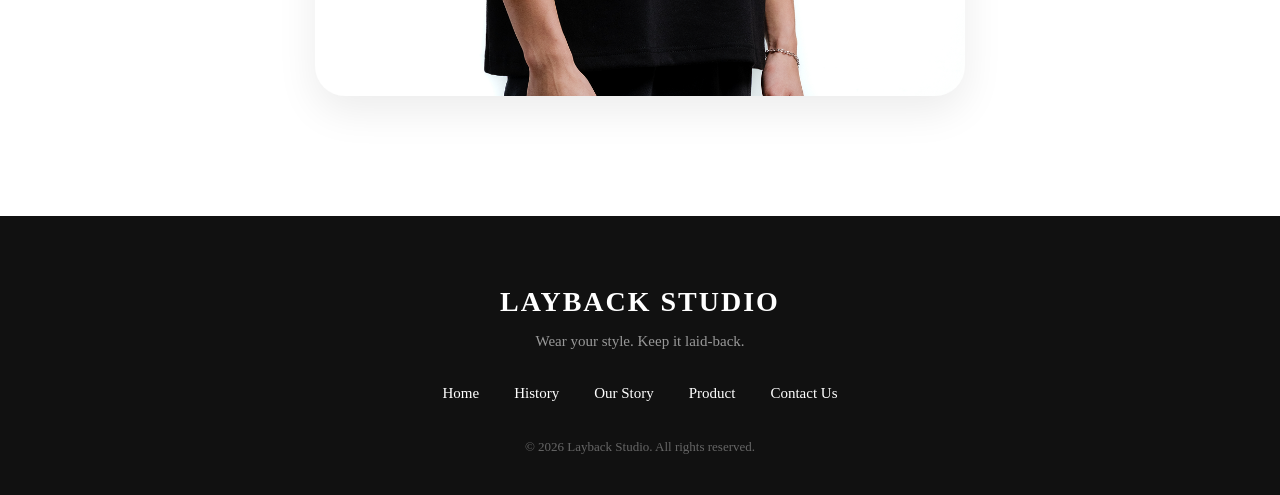
<file: detail_product/2.html>
<!DOCTYPE html>
<html lang="id">
<head>
    <meta charset="UTF-8">
    <meta name="viewport" content="width=device-width, initial-scale=1.0">
    <meta name="description" content="Detail produk Layback Studio. Lihat foto produk, informasi, dan detail produk.">
    <title>Detail Product | Layback Studio</title>

    <!-- Sesuaikan nama file ini dengan CSS kamu -->
    <link rel="stylesheet" href="../style.css">
</head>
<body>

    <nav class="history-navbar">

        <ul class="history-nav-links">

            <li><a href="../index.html">Home</a></li>

            <li><a href="../history.html">History</a></li>

            <li><a href="../ourstory.html">Our Story</a></li>

            <li><a href="../product.html">Product</a></li>

            <li><a href="../contact.html">Contact Us</a></li>

        </ul>

    </nav>

    <!-- DETAIL PRODUK -->
    <main>
        <section class="detail-product">

            <!-- SLIDER FOTO PRODUK -->
            <div class="detail-slider" aria-label="Galeri foto produk">
                <div class="slider-images">
                    <!-- Ganti nama file gambar sesuai aset produk kamu -->
                    <img src="../asset/product2-1.png" alt="Foto produk Layback Studio tampak depan"
                         class="detail-slide active">
                    <img src="../asset/product2-2.png" alt="Foto produk Layback Studio tampak samping"
                         class="detail-slide">
                    <img src="../asset/product2-3.png" alt="Foto detail produk Layback Studio"
                         class="detail-slide">
                </div>

                <button type="button" class="slider-btn prev" aria-label="Foto sebelumnya"
                        onclick="changeSlide(-1)">&#10094;</button>
                <button type="button" class="slider-btn next" aria-label="Foto berikutnya"
                        onclick="changeSlide(1)">&#10095;</button>
            </div>

            <!-- INFORMASI PRODUK -->
            <div class="detail-content">

                <h1>Layback Studio T-Shirt</h1>
                <h2>Rp150.000</h2>

                <p><strong>Material:</strong> Cotton Combed</p>
                <p><strong>Warna:</strong> Black</p>
                <p><strong>Ukuran:</strong> S, M, L, XL</p>

                <a
                    class="buy-btn"
                    href="https://shopee.co.id/"
                    target="_blank"
                    rel="noopener noreferrer"
                >
                    Beli Sekarang
                </a>
            </div>
        </section>

    <!-- =========================
         360 VIEW SECTION
    ========================= -->
    <section class="view360 reveal">

        <!-- TITLE -->
        <div class="view360-title reveal">

            <h2>
                Explore with 360° View
            </h2>

            <p>
                Drag or swipe to rotate the model.
            </p>

        </div>


        <!-- VIEWER -->
        <div class="viewer-container reveal">

            <img
                id="viewer"
                src="../asset/360-2/2.png"
                draggable="false"
            >

        </div>

    </section>

    <!-- FOOTER -->
    <footer class="footer">
        <div class="footer-content">
            <h2>LAYBACK STUDIO</h2>
            <p>Wear your style. Keep it laid-back.</p>
            <div class="footer-links">
                <a href="../index.html">Home</a>
                <a href="../history.html">History</a>
                <a href="../our-story.html">Our Story</a>
                <a href="../product.html">Product</a>
                <a href="../contact.html">Contact Us</a>
            </div>
            <span>&copy; <span id="year"></span> Layback Studio. All rights reserved.</span>
        </div>
    </footer>

    <script>
        // SLIDER FOTO PRODUK
        const productSlides = document.querySelectorAll(".detail-slide");
        let currentSlide = 0;

        function showSlide(index) {
            if (!productSlides.length) return;

            productSlides[currentSlide].classList.remove("active");
            currentSlide = (index + productSlides.length) % productSlides.length;
            productSlides[currentSlide].classList.add("active");
        }

        function changeSlide(direction) {
            showSlide(currentSlide + direction);
        }

        document.getElementById("year").textContent = new Date().getFullYear();

    </script>

    <!-- =========================
         360 VIEW SCRIPT
    ========================= -->
    <script>

        const viewer =
        document.getElementById("viewer");

        const totalFrames = 8;

        let currentFrame = 1;

        let isDragging = false;

        let startX = 0;


        /* =========================
           UPDATE FRAME
        ========================= */
        function updateFrame(frame){

            viewer.src =
            `../asset/360-2/${frame}.png`;

        }


        /* =========================
           DESKTOP MOUSE
        ========================= */

        viewer.addEventListener(
            "mousedown",
            (e)=>{

                isDragging = true;

                startX = e.pageX;

            }
        );

        window.addEventListener(
            "mouseup",
            ()=>{

                isDragging = false;

            }
        );

        window.addEventListener(
            "mousemove",
            (e)=>{

                if(!isDragging) return;

                let moveX =
                e.pageX - startX;

                if(Math.abs(moveX) > 25){

                    if(moveX > 0){

                        currentFrame++;

                        if(
                            currentFrame >
                            totalFrames
                        ){
                            currentFrame = 1;
                        }

                    }else{

                        currentFrame--;

                        if(
                            currentFrame < 1
                        ){
                            currentFrame =
                            totalFrames;
                        }

                    }

                    updateFrame(currentFrame);

                    startX = e.pageX;

                }

            }
        );


        /* =========================
           MOBILE TOUCH
        ========================= */

        viewer.addEventListener(
            "touchstart",
            (e)=>{

                startX =
                e.touches[0].pageX;

            }
        );

        viewer.addEventListener(
            "touchmove",
            (e)=>{

                let moveX =
                e.touches[0].pageX - startX;

                if(Math.abs(moveX) > 20){

                    if(moveX > 0){

                        currentFrame++;

                        if(
                            currentFrame >
                            totalFrames
                        ){
                            currentFrame = 1;
                        }

                    }else{

                        currentFrame--;

                        if(
                            currentFrame < 1
                        ){
                            currentFrame =
                            totalFrames;
                        }

                    }

                    updateFrame(currentFrame);

                    startX =
                    e.touches[0].pageX;

                }

            }
        );

    </script>

</body>
</html>
</file>
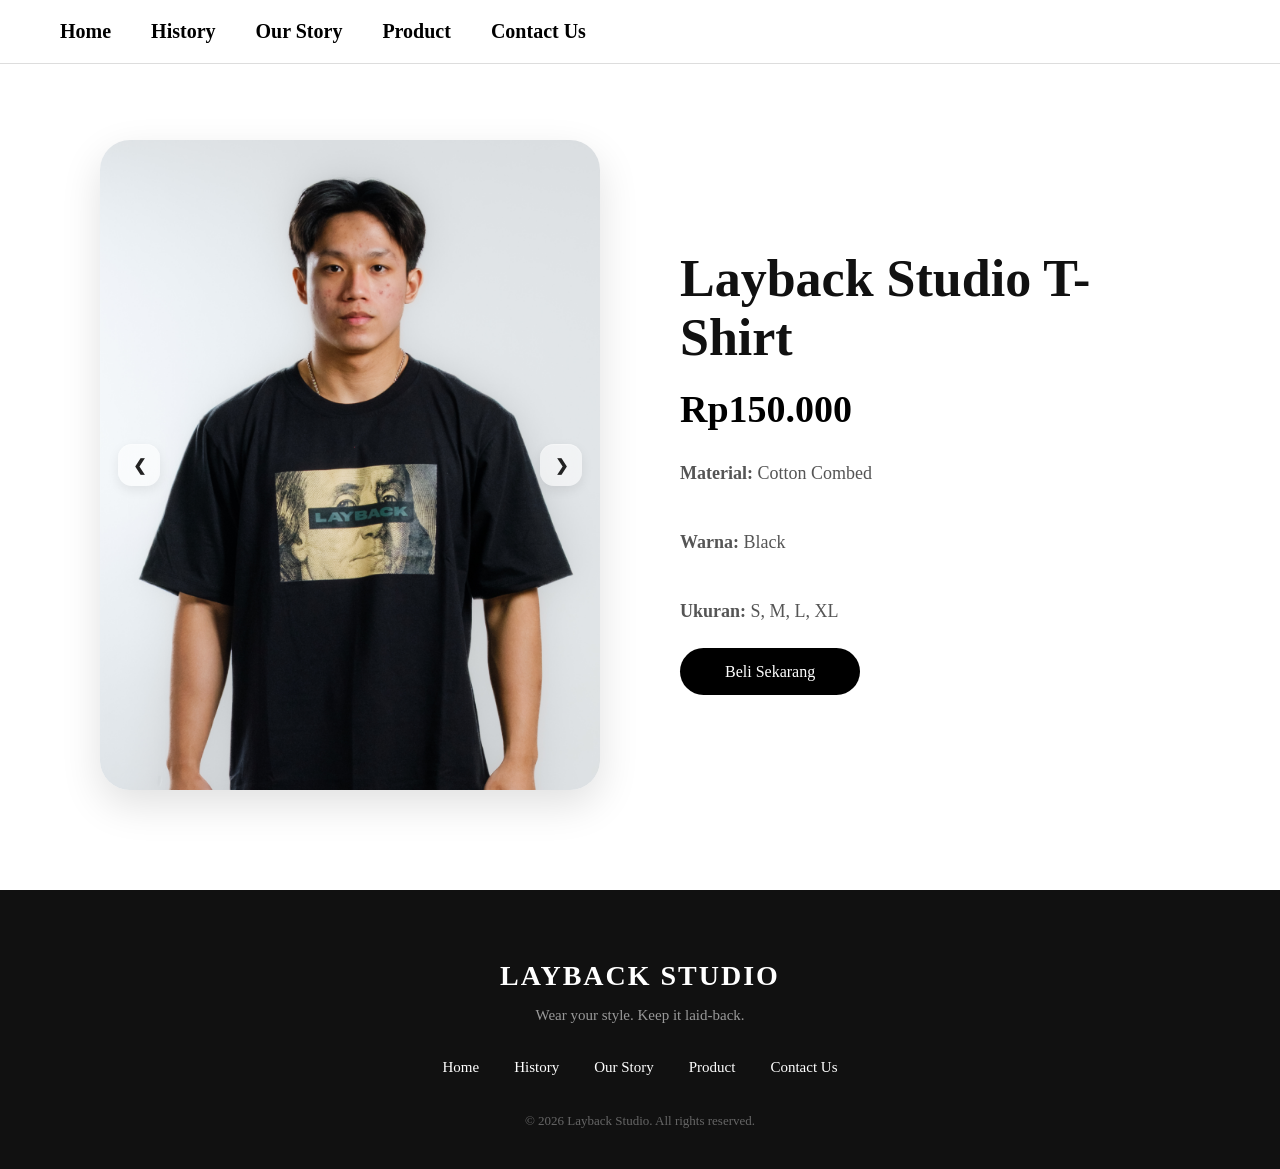
<file: detail_product/3.html>
<!DOCTYPE html>
<html lang="id">
<head>
    <meta charset="UTF-8">
    <meta name="viewport" content="width=device-width, initial-scale=1.0">
    <meta name="description" content="Detail produk Layback Studio. Lihat foto produk, informasi, dan detail produk.">
    <title>Detail Product | Layback Studio</title>

    <!-- Sesuaikan nama file ini dengan CSS kamu -->
    <link rel="stylesheet" href="../style.css">
</head>
<body>

    <nav class="history-navbar">

        <ul class="history-nav-links">

            <li><a href="../index.html">Home</a></li>

            <li><a href="../history.html">History</a></li>

            <li><a href="../ourstory.html">Our Story</a></li>

            <li><a href="../product.html">Product</a></li>

            <li><a href="../contact.html">Contact Us</a></li>

        </ul>

    </nav>

    <!-- DETAIL PRODUK -->
    <main>
        <section class="detail-product">

            <!-- SLIDER FOTO PRODUK -->
            <div class="detail-slider" aria-label="Galeri foto produk">
                <div class="slider-images">
                    <!-- Ganti nama file gambar sesuai aset produk kamu -->
                    <img src="../asset/product3-1.png" alt="Foto produk Layback Studio tampak depan"
                         class="detail-slide active">
                    <img src="../asset/product3-2.png" alt="Foto produk Layback Studio tampak samping"
                         class="detail-slide">
                    <img src="../asset/product3-3.png" alt="Foto detail produk Layback Studio"
                         class="detail-slide">
                </div>

                <button type="button" class="slider-btn prev" aria-label="Foto sebelumnya"
                        onclick="changeSlide(-1)">&#10094;</button>
                <button type="button" class="slider-btn next" aria-label="Foto berikutnya"
                        onclick="changeSlide(1)">&#10095;</button>
            </div>

            <!-- INFORMASI PRODUK -->
            <div class="detail-content">

                <h1>Layback Studio T-Shirt</h1>
                <h2>Rp150.000</h2>

                <p><strong>Material:</strong> Cotton Combed</p>
                <p><strong>Warna:</strong> Black</p>
                <p><strong>Ukuran:</strong> S, M, L, XL</p>

                <a
                    class="buy-btn"
                    href="https://shopee.co.id/"
                    target="_blank"
                    rel="noopener noreferrer"
                >
                    Beli Sekarang
                </a>
            </div>
        </section>


    <!-- FOOTER -->
    <footer class="footer">
        <div class="footer-content">
            <h2>LAYBACK STUDIO</h2>
            <p>Wear your style. Keep it laid-back.</p>
            <div class="footer-links">
                <a href="../index.html">Home</a>
                <a href="../history.html">History</a>
                <a href="../our-story.html">Our Story</a>
                <a href="../product.html">Product</a>
                <a href="../contact.html">Contact Us</a>
            </div>
            <span>&copy; <span id="year"></span> Layback Studio. All rights reserved.</span>
        </div>
    </footer>

    <script>
        // SLIDER FOTO PRODUK
        const productSlides = document.querySelectorAll(".detail-slide");
        let currentSlide = 0;

        function showSlide(index) {
            if (!productSlides.length) return;

            productSlides[currentSlide].classList.remove("active");
            currentSlide = (index + productSlides.length) % productSlides.length;
            productSlides[currentSlide].classList.add("active");
        }

        function changeSlide(direction) {
            showSlide(currentSlide + direction);
        }

        document.getElementById("year").textContent = new Date().getFullYear();

    </script>

</body>
</html>
</file>
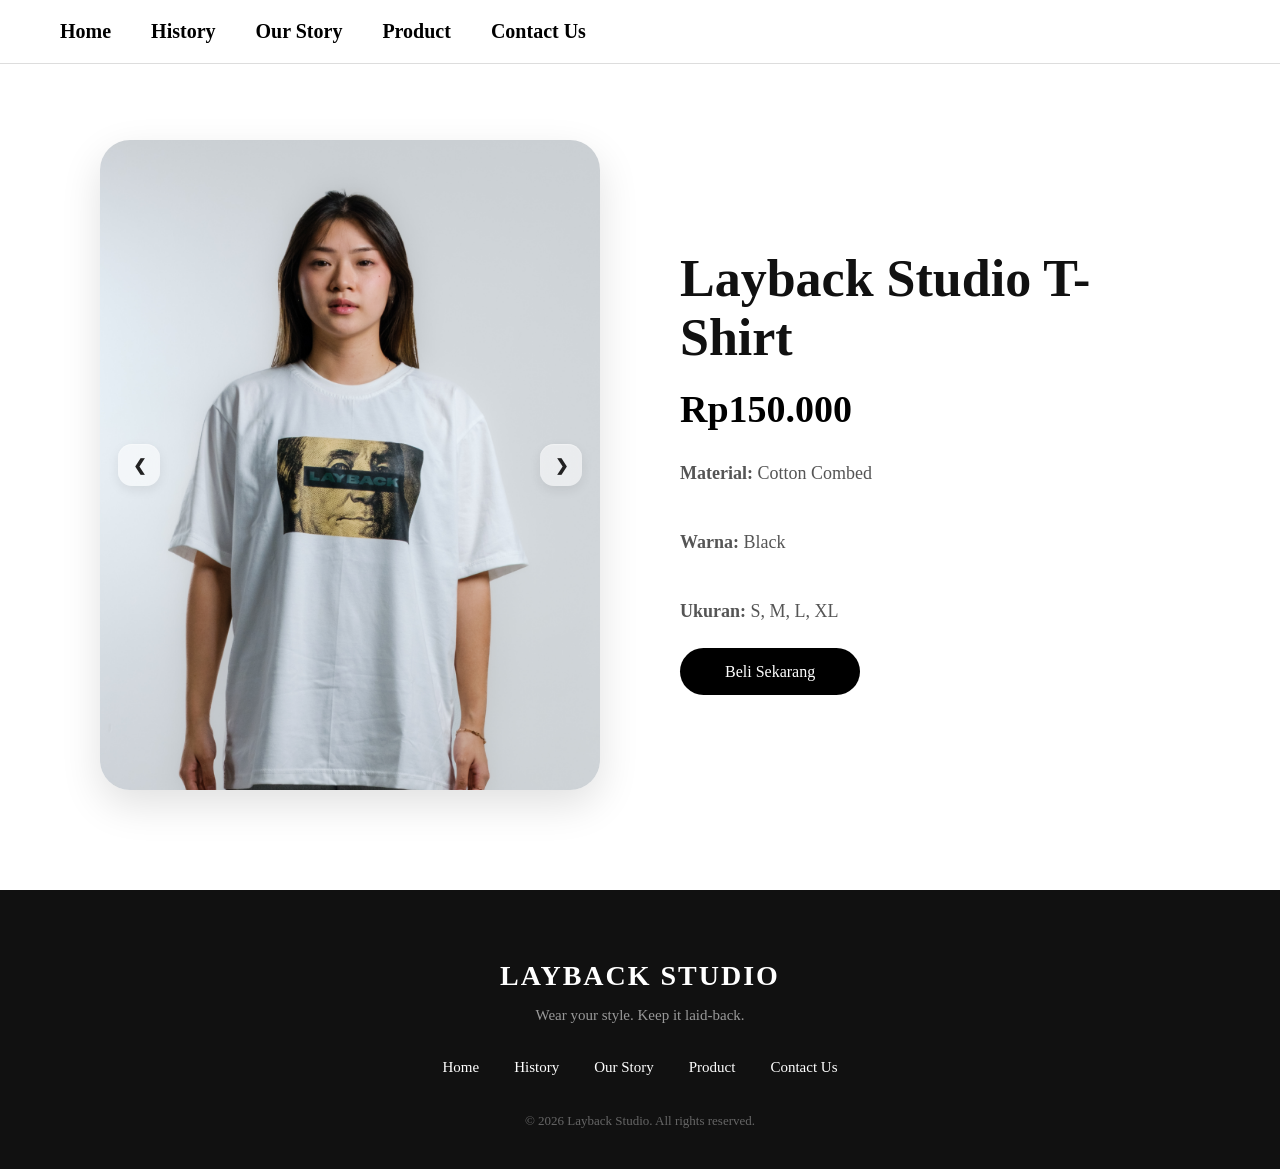
<file: detail_product/4.html>
<!DOCTYPE html>
<html lang="id">
<head>
    <meta charset="UTF-8">
    <meta name="viewport" content="width=device-width, initial-scale=1.0">
    <meta name="description" content="Detail produk Layback Studio. Lihat foto produk, informasi, dan detail produk.">
    <title>Detail Product | Layback Studio</title>

    <!-- Sesuaikan nama file ini dengan CSS kamu -->
    <link rel="stylesheet" href="../style.css">
</head>
<body>

    <nav class="history-navbar">

        <ul class="history-nav-links">

            <li><a href="../index.html">Home</a></li>

            <li><a href="../history.html">History</a></li>

            <li><a href="../ourstory.html">Our Story</a></li>

            <li><a href="../product.html">Product</a></li>

            <li><a href="../contact.html">Contact Us</a></li>

        </ul>

    </nav>

    <!-- DETAIL PRODUK -->
    <main>
        <section class="detail-product">

            <!-- SLIDER FOTO PRODUK -->
            <div class="detail-slider" aria-label="Galeri foto produk">
                <div class="slider-images">
                    <!-- Ganti nama file gambar sesuai aset produk kamu -->
                    <img src="../asset/product4-1.png" alt="Foto produk Layback Studio tampak depan"
                         class="detail-slide active">
                    <img src="../asset/product4-2.png" alt="Foto produk Layback Studio tampak samping"
                         class="detail-slide">
                    <img src="../asset/product4-3.png" alt="Foto detail produk Layback Studio"
                         class="detail-slide">
                </div>

                <button type="button" class="slider-btn prev" aria-label="Foto sebelumnya"
                        onclick="changeSlide(-1)">&#10094;</button>
                <button type="button" class="slider-btn next" aria-label="Foto berikutnya"
                        onclick="changeSlide(1)">&#10095;</button>
            </div>

            <!-- INFORMASI PRODUK -->
            <div class="detail-content">

                <h1>Layback Studio T-Shirt</h1>
                <h2>Rp150.000</h2>

                <p><strong>Material:</strong> Cotton Combed</p>
                <p><strong>Warna:</strong> Black</p>
                <p><strong>Ukuran:</strong> S, M, L, XL</p>

                <a
                    class="buy-btn"
                    href="https://shopee.co.id/"
                    target="_blank"
                    rel="noopener noreferrer"
                >
                    Beli Sekarang
                </a>
            </div>
        </section>


    <!-- FOOTER -->
    <footer class="footer">
        <div class="footer-content">
            <h2>LAYBACK STUDIO</h2>
            <p>Wear your style. Keep it laid-back.</p>
            <div class="footer-links">
                <a href="../index.html">Home</a>
                <a href="../history.html">History</a>
                <a href="../our-story.html">Our Story</a>
                <a href="../product.html">Product</a>
                <a href="../contact.html">Contact Us</a>
            </div>
            <span>&copy; <span id="year"></span> Layback Studio. All rights reserved.</span>
        </div>
    </footer>

    <script>
        // SLIDER FOTO PRODUK
        const productSlides = document.querySelectorAll(".detail-slide");
        let currentSlide = 0;

        function showSlide(index) {
            if (!productSlides.length) return;

            productSlides[currentSlide].classList.remove("active");
            currentSlide = (index + productSlides.length) % productSlides.length;
            productSlides[currentSlide].classList.add("active");
        }

        function changeSlide(direction) {
            showSlide(currentSlide + direction);
        }

        document.getElementById("year").textContent = new Date().getFullYear();

    </script>

</body>
</html>
</file>
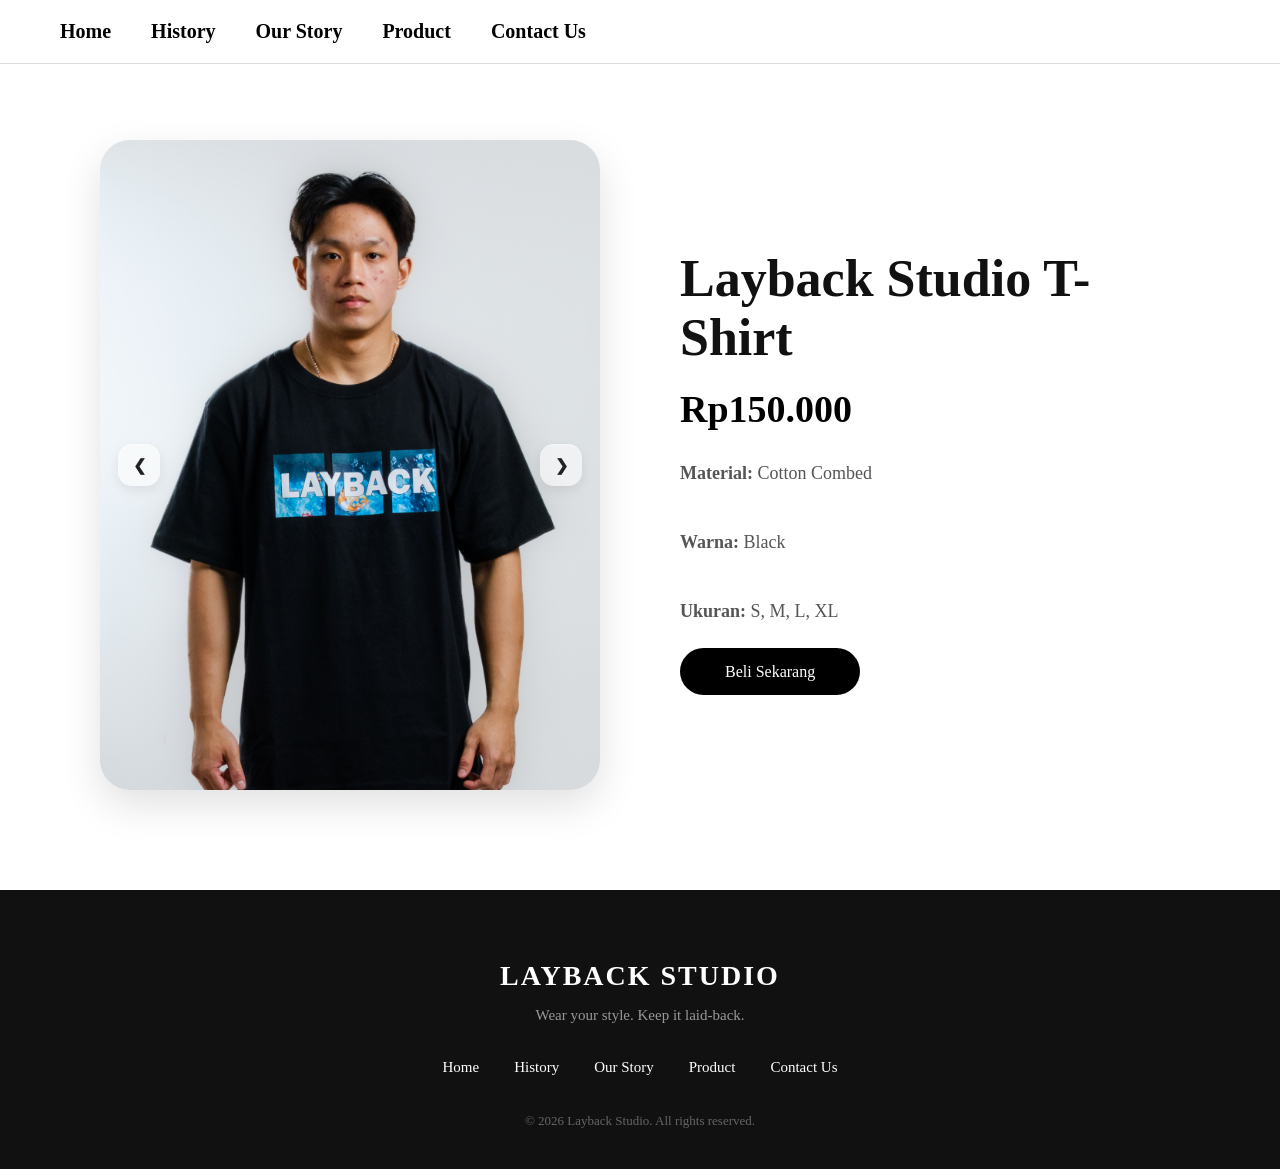
<file: detail_product/5.html>
<!DOCTYPE html>
<html lang="id">
<head>
    <meta charset="UTF-8">
    <meta name="viewport" content="width=device-width, initial-scale=1.0">
    <meta name="description" content="Detail produk Layback Studio. Lihat foto produk, informasi, dan detail produk.">
    <title>Detail Product | Layback Studio</title>

    <!-- Sesuaikan nama file ini dengan CSS kamu -->
    <link rel="stylesheet" href="../style.css">
</head>
<body>

    <nav class="history-navbar">

        <ul class="history-nav-links">

            <li><a href="../index.html">Home</a></li>

            <li><a href="../history.html">History</a></li>

            <li><a href="../ourstory.html">Our Story</a></li>

            <li><a href="../product.html">Product</a></li>

            <li><a href="../contact.html">Contact Us</a></li>

        </ul>

    </nav>

    <!-- DETAIL PRODUK -->
    <main>
        <section class="detail-product">

            <!-- SLIDER FOTO PRODUK -->
            <div class="detail-slider" aria-label="Galeri foto produk">
                <div class="slider-images">
                    <!-- Ganti nama file gambar sesuai aset produk kamu -->
                    <img src="../asset/product5-1.png" alt="Foto produk Layback Studio tampak depan"
                         class="detail-slide active">
                    <img src="../asset/product5-2.png" alt="Foto produk Layback Studio tampak samping"
                         class="detail-slide">
                    <img src="../asset/product5-3.png" alt="Foto detail produk Layback Studio"
                         class="detail-slide">
                </div>

                <button type="button" class="slider-btn prev" aria-label="Foto sebelumnya"
                        onclick="changeSlide(-1)">&#10094;</button>
                <button type="button" class="slider-btn next" aria-label="Foto berikutnya"
                        onclick="changeSlide(1)">&#10095;</button>
            </div>

            <!-- INFORMASI PRODUK -->
            <div class="detail-content">

                <h1>Layback Studio T-Shirt</h1>
                <h2>Rp150.000</h2>

                <p><strong>Material:</strong> Cotton Combed</p>
                <p><strong>Warna:</strong> Black</p>
                <p><strong>Ukuran:</strong> S, M, L, XL</p>

                <a
                    class="buy-btn"
                    href="https://shopee.co.id/"
                    target="_blank"
                    rel="noopener noreferrer"
                >
                    Beli Sekarang
                </a>
            </div>
        </section>


    <!-- FOOTER -->
    <footer class="footer">
        <div class="footer-content">
            <h2>LAYBACK STUDIO</h2>
            <p>Wear your style. Keep it laid-back.</p>
            <div class="footer-links">
                <a href="../index.html">Home</a>
                <a href="../history.html">History</a>
                <a href="../our-story.html">Our Story</a>
                <a href="../product.html">Product</a>
                <a href="../contact.html">Contact Us</a>
            </div>
            <span>&copy; <span id="year"></span> Layback Studio. All rights reserved.</span>
        </div>
    </footer>

    <script>
        // SLIDER FOTO PRODUK
        const productSlides = document.querySelectorAll(".detail-slide");
        let currentSlide = 0;

        function showSlide(index) {
            if (!productSlides.length) return;

            productSlides[currentSlide].classList.remove("active");
            currentSlide = (index + productSlides.length) % productSlides.length;
            productSlides[currentSlide].classList.add("active");
        }

        function changeSlide(direction) {
            showSlide(currentSlide + direction);
        }

        document.getElementById("year").textContent = new Date().getFullYear();

    </script>

</body>
</html>
</file>
<file: style.css>
*{

    margin: 0;

    padding: 0;

    box-sizing: border-box;

}



html, body{

    margin: 0;

    padding: 0;

    width: 100%;

    height: 100%;  

}



/* HERO */







/* HERO SECTION */

.hero {

    position: relative;

    width: 100%;

    height: 100vh;

    height: 100svh;

    min-height: 0;

    overflow: hidden;

    margin: 0;

    padding: 0;

    background: #000;

}



/* SLIDER */

.hero .slide {

    position: absolute;

    inset: 0;

    width: 100%;

    height: 100%;

    opacity: 0;

    transition: opacity 0.8s ease;

}



/* SLIDE AKTIF */

.hero .slide.active {

    opacity: 1;

    z-index: 1;

}



/* GAMBAR FULLSCREEN */

.hero .slide img {

    display: block;

    width: 100%;

    height: 100%;

    object-fit: cover;

    object-position: center center;

}



/* MOBILE */

@media (max-width: 767px) {

    .hero {

        height: 100svh;

        min-height: 0;

    }



    .hero .slide img {

        width: 100%;

        height: 100%;

        object-fit: cover;

        object-position: center center;

    }

}


/* =========================
   NAVBAR BIASA
========================= */

.navbar {
    position: fixed;
    top: 0;
    left: 0;

    width: 100%;
    box-sizing: border-box;
    padding: 20px 60px;

    display: flex;
    justify-content: flex-start;
    align-items: center;

    z-index: 1000;

    /* Sebelum scroll */
    background: transparent;
    backdrop-filter: none;
    border-bottom: 1px solid transparent;

    transition: background 0.3s ease,
                backdrop-filter 0.3s ease,
                border-bottom 0.3s ease;
}

/* MENU */
.navbar .nav-links {
    display: flex;
    gap: 40px;
    align-items: center;

    list-style: none;
    margin: 0;
    padding: 0;
}

/* LINK */
.navbar .nav-links li a {
    position: relative;

    color: white;
    text-decoration: none;
    font-size: 20px;
    font-weight: bold;

    transition: color 0.3s ease;
}

/* UNDERLINE */
.navbar .nav-links li a::after {
    content: "";
    position: absolute;

    left: 0;
    bottom: -6px;

    width: 0%;
    height: 2px;

    background: currentColor;
    border-radius: 10px;

    transition: width 0.35s ease;
}

/* HOVER */
.navbar .nav-links li a:hover::after {
    width: 100%;
}


/* =========================
   SETELAH SCROLL
========================= */

.navbar.scrolled {
    background: rgba(255, 255, 255, 0.9);
    backdrop-filter: blur(10px);
    -webkit-backdrop-filter: blur(10px);
    border-bottom: 1px solid #ddd;
    box-shadow: none;

    position: fixed;
    top: 0;
    left: 0;
    right: 0;
    width: 100%;
    max-width: none;
    box-sizing: border-box;
}

/* TEKS HITAM */
.navbar.scrolled .nav-links li a {
    color: black;
}




/* =========================
   RESPONSIVE TABLET
========================= */

@media (max-width: 900px) {
    .navbar {
        padding: 15px 20px;
    }

    .navbar .nav-links {
        gap: 20px;
        flex-wrap: wrap;
    }

    .navbar .nav-links li a {
        font-size: 15px;
    }
}

/* =========================
   RESPONSIVE MOBILE
   SAMA DENGAN HISTORY NAVBAR
========================= */

@media (max-width: 600px) {
    .navbar {
        width: 100%;
        left: 0;

        padding: 12px 15px;

        justify-content: center;
        align-items: center;

        min-height: 48px;
        box-sizing: border-box;
    }

    .navbar .nav-links {
        display: flex;
        gap: 15px;

        justify-content: center;
        align-items: center;

        flex-wrap: wrap;

        margin: 0;
        padding: 0;
    }

    .navbar .nav-links li a {
        font-size: 13px;
        line-height: 1.4;
    }
}




/* ==========================

   FOOTER

\========================== */

.footer{

    width: 100%;



    padding: 70px 20px 40px;



    background: #111;



    text-align: center;

}



/* CONTENT */

.footer-content h2{

    color: white;



    font-size: 28px;



    letter-spacing: 2px;



    margin-bottom: 15px;

}



.footer-content p{

    color: #999;



    font-size: 15px;



    margin-bottom: 35px;

}



/* LINKS */

.footer-links{

    display: flex;



    justify-content: center;



    gap: 35px;



    flex-wrap: wrap;



    margin-bottom: 35px;

}



/* LINK */

.footer-links a{

    text-decoration: none;



    color: white;



    font-size: 15px;



    position: relative;



    transition: 0.3s;

}



/* UNDERLINE */

.footer-links a::after{

    content: "";



    position: absolute;



    left: 0;

    bottom: -5px;



    width: 0%;

    height: 1px;



    background: white;



    transition: 0.3s;

}



/* HOVER */

.footer-links a:hover::after{

    width: 100%;

}



/* COPYRIGHT */

.footer-content span{

    color: #666;



    font-size: 13px;

}



/* RESPONSIVE */

@media(max-width:600px){



    .footer-content h2{

        font-size: 22px;

    }



    .footer-links{

        gap: 18px;

    }

}



/* =========================

   HISTORY NAVBAR

\========================= */

.history-navbar{

    position: fixed;

    top: 0;

    left: 0;



    width: 100%;



    padding: 20px 60px;



    display: flex;

    justify-content: flex-start; /* posisi seperti pertama */

    align-items: center;



    z-index: 1000;



    background: rgba(255,255,255,0.9);

    backdrop-filter: blur(10px);



    border-bottom: 1px solid #ddd;

}



/* MENU */

.history-nav-links{

    display: flex;

    gap: 40px;



    list-style: none;

}



/* LINK */

.history-nav-links li a{

    color: black;

    text-decoration: none;

    font-size: 20px;

    font-weight: bold;



    transition: 0.3s;

}



/* LINK */

.history-nav-links li a{

    color: black;

    text-decoration: none;

    font-size: 20px;

    font-weight: bold;



    transition: 0.3s;



    position: relative;

}



/* UNDERLINE */

.history-nav-links li a::after{

    content: "";



    position: absolute;



    left: 0;

    bottom: -6px;



    width: 0%;

    height: 2px;



    background: black;



    border-radius: 10px;



    transition: width 0.35s ease;

}



/* HOVER */

.history-nav-links li a:hover::after{

    width: 100%;

}



/* ==========================

   RIGHT NAVIGATION

\========================== */



.history-navbar{



    justify-content: space-between;



}



/* Cart & Login */



.nav-right{



    display: flex;



    align-items: center;



    gap: 15px;



}



/* Button */



.cart-btn,

.login-btn{



    color: black;



    text-decoration: none;



    font-size: 16px;



    font-weight: bold;



    padding: 10px 20px;



    border: 2px solid black;



    border-radius: 30px;



    transition: .3s;



}



/* Hover */



.cart-btn:hover,

.login-btn:hover{



    background: black;



    color: white;



}





/* =========================

   RESPONSIVE HISTORY NAVBAR

\========================= */

@media(max-width:900px){



    .history-navbar{

        top: 0;

        left: 0;



        padding: 15px 20px;

    }



    .history-nav-links{

        gap: 20px;



        flex-wrap: wrap;

    }



    .history-nav-links li a{

        font-size: 15px;

    }

}



/* MOBILE */

@media(max-width:600px){



    .history-navbar{

        width: 100%;



        left: 0;



        padding: 12px 15px;



        justify-content: center;

    }



    .history-nav-links{

        gap: 15px;



        justify-content: center;



        flex-wrap: wrap;

    }



    .history-nav-links li a{

        font-size: 13px;

    }

}  



/* =========================

   HISTORY SECTION

\========================= */

.history{

    width: 85%;

    margin: auto;

    padding: 140px 0 100px;

}



/* TITLE */

.history-title{

    text-align: center;

    margin-bottom: 80px;

}



.history-title h1{

    font-size: 55px;

    color: #111;

    margin-bottom: 15px;

}



.history-title p{

    font-size: 18px;

    color: #666;

}



/* CARD */

.history-card{

    display: flex;

    align-items: center;

    justify-content: center;

    gap: 70px;



    margin-bottom: 100px;

}



/* REVERSE */

.reverse{

    flex-direction: row-reverse;

}



/* IMAGE */

.history-image{

    width: 420px;

    overflow: hidden;



    border-radius: 24px;



    box-shadow: 0 15px 40px rgba(0,0,0,0.15);



    transition: 0.4s ease;

}



.history-image:hover{

    transform: translateY(-10px);

}



/* IMAGE */

.history-image img{

    width: 100%;

    height: 100%;



    object-fit: cover;

    display: block;



    transition: 0.5s;

}



.history-image:hover img{

    transform: scale(1.05);

}



/* CONTENT */

.history-content{

    width: 500px;

}



.history-content h2{

    font-size: 40px;

    margin-bottom: 20px;

    color: #111;

}



.history-content p{

    font-size: 17px;

    line-height: 1.9;

    color: #555;



    margin-bottom: 30px;

}





/* BOTTOM BOX */

.history-bottom{

    background: white;



    padding: 60px;



    border-radius: 30px;



    text-align: center;



    box-shadow: 0 15px 40px rgba(0,0,0,0.08);

}



.history-bottom h2{

    font-size: 40px;

    margin-bottom: 20px;

}



.history-bottom p{

    font-size: 17px;

    line-height: 1.9;

    color: #555;



    max-width: 900px;

    margin: auto;

}



/* RESPONSIVE */

@media(max-width: 900px){



    .history-card{

        flex-direction: column;

    }



    .history-content{

        width: 100%;

        text-align: center;

    }



    .history-image{

        width: 100%;

    }



    .history-title h1{

        font-size: 40px;

    }



    .history-content h2{

        font-size: 32px;

    }

}



/* ==========================

   OUR STORY

\========================== */

.ourstory{

    width: 85%;

    margin: auto;

    padding: 130px 0 100px;

}



/* TITLE */

.ourstory-title{

    text-align: center;

    margin-bottom: 90px;

}



.ourstory-title h1{

    font-size: 55px;

    font-weight: 700;

    color: #111;

    margin-bottom: 12px;

}



.ourstory-title p{

    font-size: 18px;

    color: #666;

}



/* CARD */

.story-card{

    display: flex;

    align-items: center;

    justify-content: center;

    gap: 70px;



    margin-bottom: 100px;

}



/* REVERSE */

.reverse{

    flex-direction: row-reverse;

}



/* IMAGE */

.story-image{

    width: 400px;

    height: 500px;



    border-radius: 28px;

    overflow: hidden;



    box-shadow: 0 15px 35px rgba(0,0,0,0.12);



    transition: 0.4s ease;

}



.story-image:hover{

    transform: translateY(-8px);

}



.story-image img{

    width: 100%;

    height: 100%;



    object-fit: cover;

    display: block;



    transition: 0.5s;

}



.story-image:hover img{

    transform: scale(1.05);

}



/* CONTENT */

.story-content{

    width: 520px;

}



/* TAG */

.story-tag{

    display: inline-block;



    background: #111;

    color: white;



    padding: 8px 18px;



    border-radius: 30px;



    font-size: 14px;

    margin-bottom: 18px;

}



/* TITLE */

.story-content h2{

    font-size: 42px;

    color: #111;



    margin-bottom: 20px;

}



/* TEXT */

.story-content p{

    font-size: 17px;

    color: #555;



    line-height: 1.9;

}



/* RESPONSIVE */

@media(max-width:900px){



    .story-card{

        flex-direction: column;

        text-align: center;

    }



    .story-content{

        width: 100%;

    }



    .story-image{

        width: 100%;

        height: auto;

    }



    .ourstory-title h1{

        font-size: 40px;

    }



    .story-content h2{

        font-size: 32px;

    }

}



/* ==========================

   PRODUCT

\========================== */

.product{

    width: 90%;

    margin: auto;



    padding: 130px 0 100px;

}



/* TITLE */

.product-title{

    text-align: center;



    margin-bottom: 70px;

}



.product-title h1{

    font-size: 55px;

    color: #111;



    margin-bottom: 10px;

}



.product-title p{

    font-size: 18px;

    color: #666;

}



/* GRID */

.product-container{

    display: grid;



    grid-template-columns: repeat(5, 1fr);



    gap: 30px;



}



.product-link{

    text-decoration: none;

    color: inherit;

}



/* CARD */

.product-card{

    background: white;



    border-radius: 25px;



    overflow: hidden;



    box-shadow: 0 10px 30px rgba(0,0,0,0.10);



    transition: 0.4s;

}



/* HOVER */

.product-card:hover{

    transform: translateY(-10px);

}



/* IMAGE */

.product-card img{

    width: 100%;

    height: 280px;



    object-fit: cover;



    display: block;

}



/* CONTENT */

.product-content{

    padding: 20px;

}



/* NAME */

.product-content h2{

    font-size: 20px;

    color: #111;



    margin-bottom: 12px;

}



/* DESC */

.product-content p{

    font-size: 15px;

    color: #666;



    line-height: 1.7;



    margin-bottom: 18px;

}



/* PRICE */

.product-content h3{

    font-size: 18px;

    color: #000;



    margin-bottom: 18px;

}



/* BUTTON */

.product-content button{

    width: 100%;



    padding: 12px;



    border: none;



    border-radius: 50px;



    background: black;

    color: white;



    cursor: pointer;



    transition: 0.3s;

}



/* HOVER BUTTON */

.product-content button:hover{

    background: #00bfff;

}



/* RESPONSIVE */

@media(max-width:1400px){



    .product-container{

        grid-template-columns: repeat(3, 1fr);

    }

}



@media(max-width:900px){



    .product-container{

        grid-template-columns: repeat(2, 1fr);

    }

}



@media(max-width:600px){



    .product-container{

        grid-template-columns: 1fr;

    }



    .product-title h1{

        font-size: 40px;

    }

}



/* ==========================

   DETAIL PRODUCT

\========================== */

.detail-product{

    width: 85%;



    margin: auto;



    padding: 140px 0 100px;



    display: flex;

    justify-content: center;

    align-items: center;



    gap: 80px;



    flex-wrap: wrap;

}



/* ==========================

   SLIDER

\========================== */



/*BACK TEXT*/

.back-text{

    position: relative;

    top: 110px;

    left: 120px;



    font-family: Arial, Helvetica, sans-serif;



    text-decoration: none;



    color: #000;



    font-size: 15px;

    font-weight: 600;



    display: inline-block;



    transition: 0.3s ease;

}



/* UNDERLINE EFFECT */

.back-text::after{

    content: "";



    position: absolute;



    left: 0;

    bottom: -3px;



    width: 0%;

    height: 1.5px;



    background: black;



    transition: 0.3s ease;

}



/* HOVER */

.back-text:hover::after{

    width: 100%;

}



.detail-slider{

    position: relative;



    width: 500px;

    height: 650px;



    border-radius: 30px;



    overflow: hidden;



    box-shadow: 0 15px 40px rgba(0,0,0,0.12);



    background: white;

}



/* IMAGE */

.slider-images{

    width: 100%;

    height: 100%;

    position: relative;

}



/* SLIDE */

.detail-slide{

    position: absolute;

    top: 0;

    left: 0;



    width: 100%;

    height: 100%;



    object-fit: cover;



    opacity: 0;



    transition: opacity 0.8s ease;

}



/* ACTIVE */

.detail-slide.active{

    opacity: 1;

}



/* ==========================

   SLIDER BUTTON MODERN

\========================== */

.slider-btn{

    position: absolute;

    top: 50%;



    transform: translateY(-50%);



    width: 42px;

    height: 42px;



    border: none;

    border-radius: 14px;



    background: rgba(255,255,255,0.55);



    backdrop-filter: blur(12px);

    -webkit-backdrop-filter: blur(12px);



    color: #222;



    font-size: 16px;

    font-weight: 600;



    cursor: pointer;



    z-index: 100;



    transition: all 0.25s ease;



    box-shadow:

    0 4px 12px rgba(0,0,0,0.08),

    inset 0 1px 1px rgba(255,255,255,0.35);

}



/* HOVER */

.slider-btn:hover{

    background: rgba(255,255,255,0.9);



    transform: translateY(-50%) scale(1.06);



    box-shadow:

    0 8px 20px rgba(0,0,0,0.12);

}



/* ACTIVE */

.slider-btn:active{

    transform: translateY(-50%) scale(0.96);

}



/* LEFT */

.prev{

    left: 18px;

}



/* RIGHT */

.next{

    right: 18px;

}



/* ==========================

   CONTENT

\========================== */

.detail-content{

    width: 500px;

}



/* TITLE */

.detail-content h1{

    font-size: 52px;



    color: #111;



    margin-bottom: 20px;

}



/* PRICE */

.detail-content h2{

    font-size: 38px;



    color: black;



    margin-bottom: 25px;

}



/* TEXT */

.detail-content p{

    font-size: 18px;



    line-height: 1.9;



    color: #555;



    margin-bottom: 35px;

}



/* BUTTON */

.buy-btn{

    padding: 15px 45px;



    border: none;



    border-radius: 50px;



    background: black;

    color: white;



    font-size: 16px;



    cursor: pointer;



    transition: 0.3s;



    text-decoration: inherit;

}



/* HOVER */

.buy-btn:hover{

    background: #00bfff;



    transform: translateY(-3px);

}



/* RESPONSIVE */

@media(max-width:900px){



    .detail-product{

        flex-direction: column;

    }



    .detail-slider{

        width: 100%;

        height: 500px;

    }



    .detail-content{

        width: 100%;

        text-align: center;

    }



    .detail-content h1{

        font-size: 40px;

    }

}



/* =========================

   360 VIEW

\========================= */

.view360{

    width: 100%;



    padding: 40px 0 120px;



    text-align: center;

}



/* TITLE */

.view360-title{

    margin-bottom: 40px;

}



.view360-title h2{

    font-size: 42px;



    color: #111;



    margin-bottom: 10px;

}



.view360-title p{

    font-size: 16px;



    color: #777;

}



/* CONTAINER */

.viewer-container{

    width: 650px;

    height: 650px;



    margin: auto;



    background: #f7f7f7;



    border-radius: 30px;



    overflow: hidden;



    display: flex;

    justify-content: center;

    align-items: center;



    box-shadow:

    0 15px 40px rgba(0,0,0,0.08);

}  



/* IMAGE */

.viewer-container img{

    width: 100%;

    height: 100%;



    object-fit: cover;



    user-select: none;



    cursor: grab;

}



/* ACTIVE DRAG */

.viewer-container img:active{

    cursor: grabbing;

}



/* ==========================

   CONTACT HERO

\========================== */

.contact-hero{

    position: relative;



    width: 100%;

    height: 100vh;



    overflow: hidden;

}



/* IMAGE */

.contact-hero img{

    width: 100%;

    height: 100%;



    object-fit: cover;



    display: block;

}



/* OVERLAY */

.contact-overlay{

    position: absolute;



    top: 50%;

    left: 50%;



    transform: translate(-50%, -50%);



    text-align: center;



    color: white;



    width: 90%;

}



/* TITLE */

.contact-overlay h1{

    font-size: 70px;



    font-weight: 800;



    letter-spacing: 3px;



    margin-bottom: 20px;



    text-shadow:

    0 5px 25px rgba(0,0,0,0.35);

}



/* TEXT */

.contact-overlay p{

    font-size: 18px;



    line-height: 1.8;



    max-width: 700px;



    margin: auto;



    margin-bottom: 40px;



    text-shadow:

    0 4px 15px rgba(0,0,0,0.25);

}



/* BUTTON */

.contact-btn{

    display: inline-block;



    padding: 16px 42px;



    border-radius: 50px;



    text-decoration: none;



    background: rgba(255,255,255,0.15);



    backdrop-filter: blur(12px);

    -webkit-backdrop-filter: blur(12px);



    border: 1px solid rgba(255,255,255,0.2);



    color: white;



    font-size: 16px;

    font-weight: 600;



    transition: 0.3s ease;



    box-shadow:

    0 8px 25px rgba(0,0,0,0.15);

}



/* HOVER */

.contact-btn:hover{

    background: white;



    color: black;



    transform: translateY(-3px);

}



/* SOCIAL */

.contact-social{

    margin-top: 35px;



    display: flex;

    justify-content: center;



    gap: 20px;



    flex-wrap: wrap;

}



/* BUTTON */

.contact-social a{

    padding: 14px 30px;



    border-radius: 50px;



    text-decoration: none;



    color: white;



    font-size: 15px;

    font-weight: 600;



    transition: 0.35s ease;



    display: flex;

    align-items: center;

    gap: 10px;



    backdrop-filter: blur(14px);

    -webkit-backdrop-filter: blur(14px);



    border: 1px solid rgba(255,255,255,0.12);



    background:

    rgba(30,30,30,0.45);



    box-shadow:

    0 8px 25px rgba(0,0,0,0.18);

}



/* ICON */

.contact-social a img{

    width: 18px;

    height: 18px;



    object-fit: contain;

}



/* HOVER */

.contact-social a:hover{

    transform: translateY(-3px);



    background:

    rgba(255,255,255,0.12);



    box-shadow:

    0 12px 30px rgba(0,0,0,0.22);

}



/* ===================================================================== */



/* ===================================

   RESPONSIVE TABLET

\=================================== */

@media(max-width:992px){



    /* NAVBAR */

    .navbar{

        left: 20px;

        top: 15px;

    }



    .nav-links{

        gap: 20px;

        flex-wrap: wrap;

    }



    .nav-links li a{

        font-size: 15px;

    }



    /* HISTORY */

    .history-card{

        flex-direction: column;

        text-align: center;

    }



    .history-content{

        width: 100%;

    }



    .history-image{

        width: 100%;

        max-width: 500px;

    }



    /* STORY */

    .story-card{

        flex-direction: column;

        text-align: center;

    }



    .story-content{

        width: 100%;

    }



    .story-image{

        width: 100%;

        max-width: 450px;

        height: auto;

    }



    /* PRODUCT */

    .product-container{

        grid-template-columns: repeat(2,1fr);

    }



    /* DETAIL */

    .detail-product{

        flex-direction: column;

        gap: 40px;

    }



    .detail-slider{

        width: 100%;

        max-width: 500px;

        height: 550px;

    }



    .detail-content{

        width: 100%;

        text-align: center;

    }



    /* 360 */

    .viewer-container{

        width: 90%;

        height: auto;

        aspect-ratio: 1/1;

    }



    /* CONTACT */

    .contact-overlay h1{

        font-size: 50px;

    }



    .contact-overlay p{

        font-size: 16px;

    }

}





/* ===================================

   RESPONSIVE MOBILE

\=================================== */

@media(max-width:600px){



    /* BODY */

    body{

        overflow-x: hidden;

    }



    /* NAVBAR */

    .navbar{

        width: 100%;

        left: 0;

        top: 10px;



        padding: 0 15px;

    }



    .nav-links{

        justify-content: center;

        gap: 14px;

        flex-wrap: wrap;

    }



    .nav-links li a{

        font-size: 12px;

    }



    /* HERO */

    .hero{

        height: 100vh;

    }



    .slide{

        object-fit: cover;

    }



    /* HISTORY */

    .history{

        width: 92%;

        padding-top: 110px;

    }



    .history-title h1{

        font-size: 34px;

    }



    .history-content h2{

        font-size: 28px;

    }



    .history-content p{

        font-size: 15px;

        line-height: 1.8;

    }



    .history-bottom{

        padding: 35px 25px;

    }



    .history-bottom h2{

        font-size: 28px;

    }



    /* STORY */

    .ourstory{

        width: 92%;

    }



    .ourstory-title h1{

        font-size: 34px;

    }



    .story-content h2{

        font-size: 28px;

    }



    .story-content p{

        font-size: 15px;

    }



    .story-image{

        border-radius: 20px;

    }



    /* PRODUCT */

    .product{

        width: 92%;

    }



    .product-title h1{

        font-size: 34px;

    }



    .product-title p{

        font-size: 15px;

    }



    .product-container{

        grid-template-columns: 1fr;

        gap: 25px;

    }



    .product-card img{

        height: 350px;

    }



    .product-content h2{

        font-size: 18px;

    }



    /* DETAIL */

    .detail-product{

        width: 92%;

        padding-top: 120px;

    }



    .detail-slider{

        height: 430px;

        border-radius: 22px;

    }



    .detail-content h1{

        font-size: 32px;

    }



    .detail-content h2{

        font-size: 28px;

    }



    .detail-content p{

        font-size: 15px;

    }



    .buy-btn{

        width: 100%;

    }



    /* BACK */

    .back-text{

        top: 90px;

        left: 20px;



        font-size: 13px;

    }



    /* SLIDER BUTTON */

    .slider-btn{

        width: 36px;

        height: 36px;



        font-size: 14px;

    }



    /* 360 */

    .view360{

        padding: 30px 0 80px;

    }



    .view360-title h2{

        font-size: 30px;

    }



    .view360-title p{

        font-size: 14px;

    }



    .viewer-container{

        width: 92%;

        border-radius: 20px;

    }



    /* CONTACT */

    .contact-hero{

        height: 100vh;

    }



    .contact-hero img{

        object-fit: cover;

    }



    .contact-overlay{

        width: 92%;

    }



    .contact-overlay h1{

        font-size: 38px;

        line-height: 1.1;

    }



    .contact-overlay p{

        font-size: 14px;

        line-height: 1.7;

    }



    /* BUTTON */

    .contact-btn{

        padding: 13px 28px;

        font-size: 14px;

    }



    /* SOCIAL */

    .contact-social{

        gap: 12px;

    }



    .contact-social a{

        padding: 12px 20px;

        font-size: 13px;

    }



    .contact-social a img{

        width: 15px;

        height: 15px;

    }



    /* FOOTER */

    .footer{

        padding: 50px 20px 30px;

    }



    .footer-content h2{

        font-size: 22px;

    }



    .footer-content p{

        font-size: 14px;

    }



    .footer-links{

        gap: 15px;

    }



    .footer-links a{

        font-size: 13px;

    }

}
</file>
